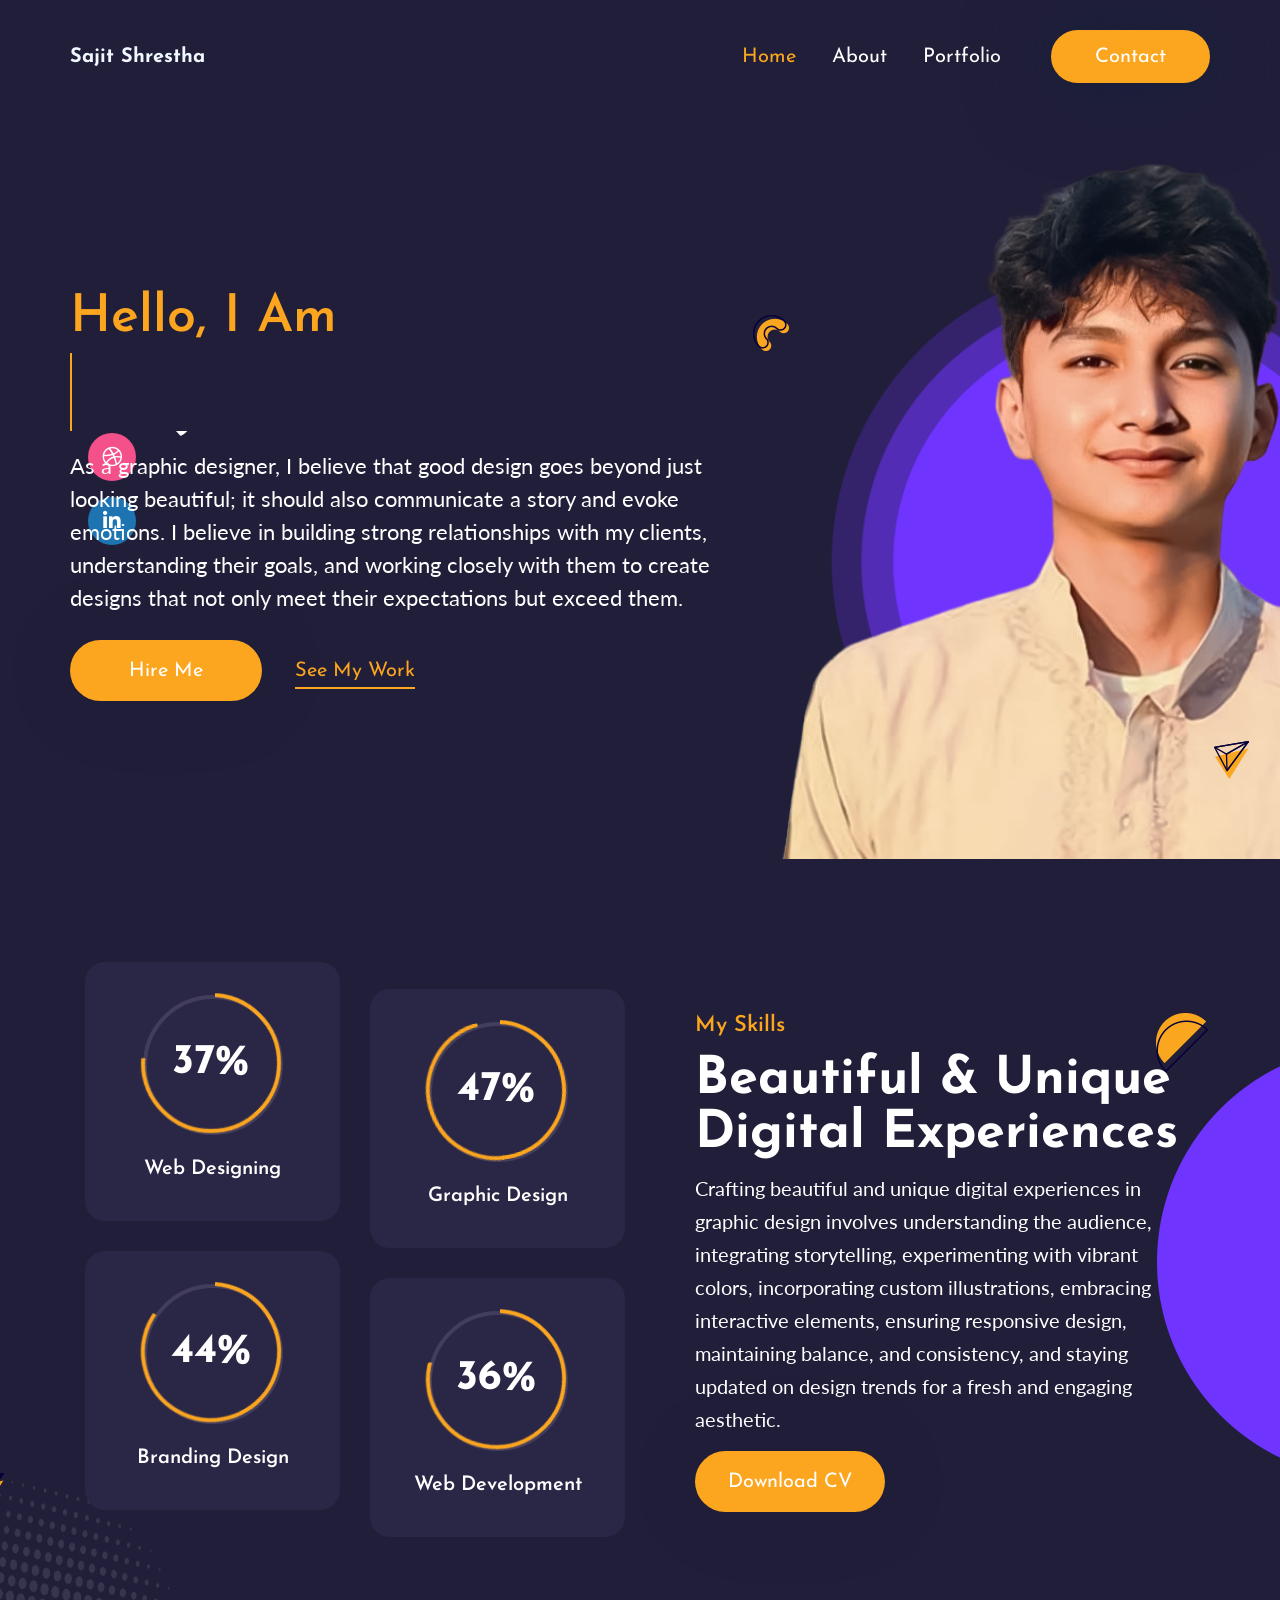
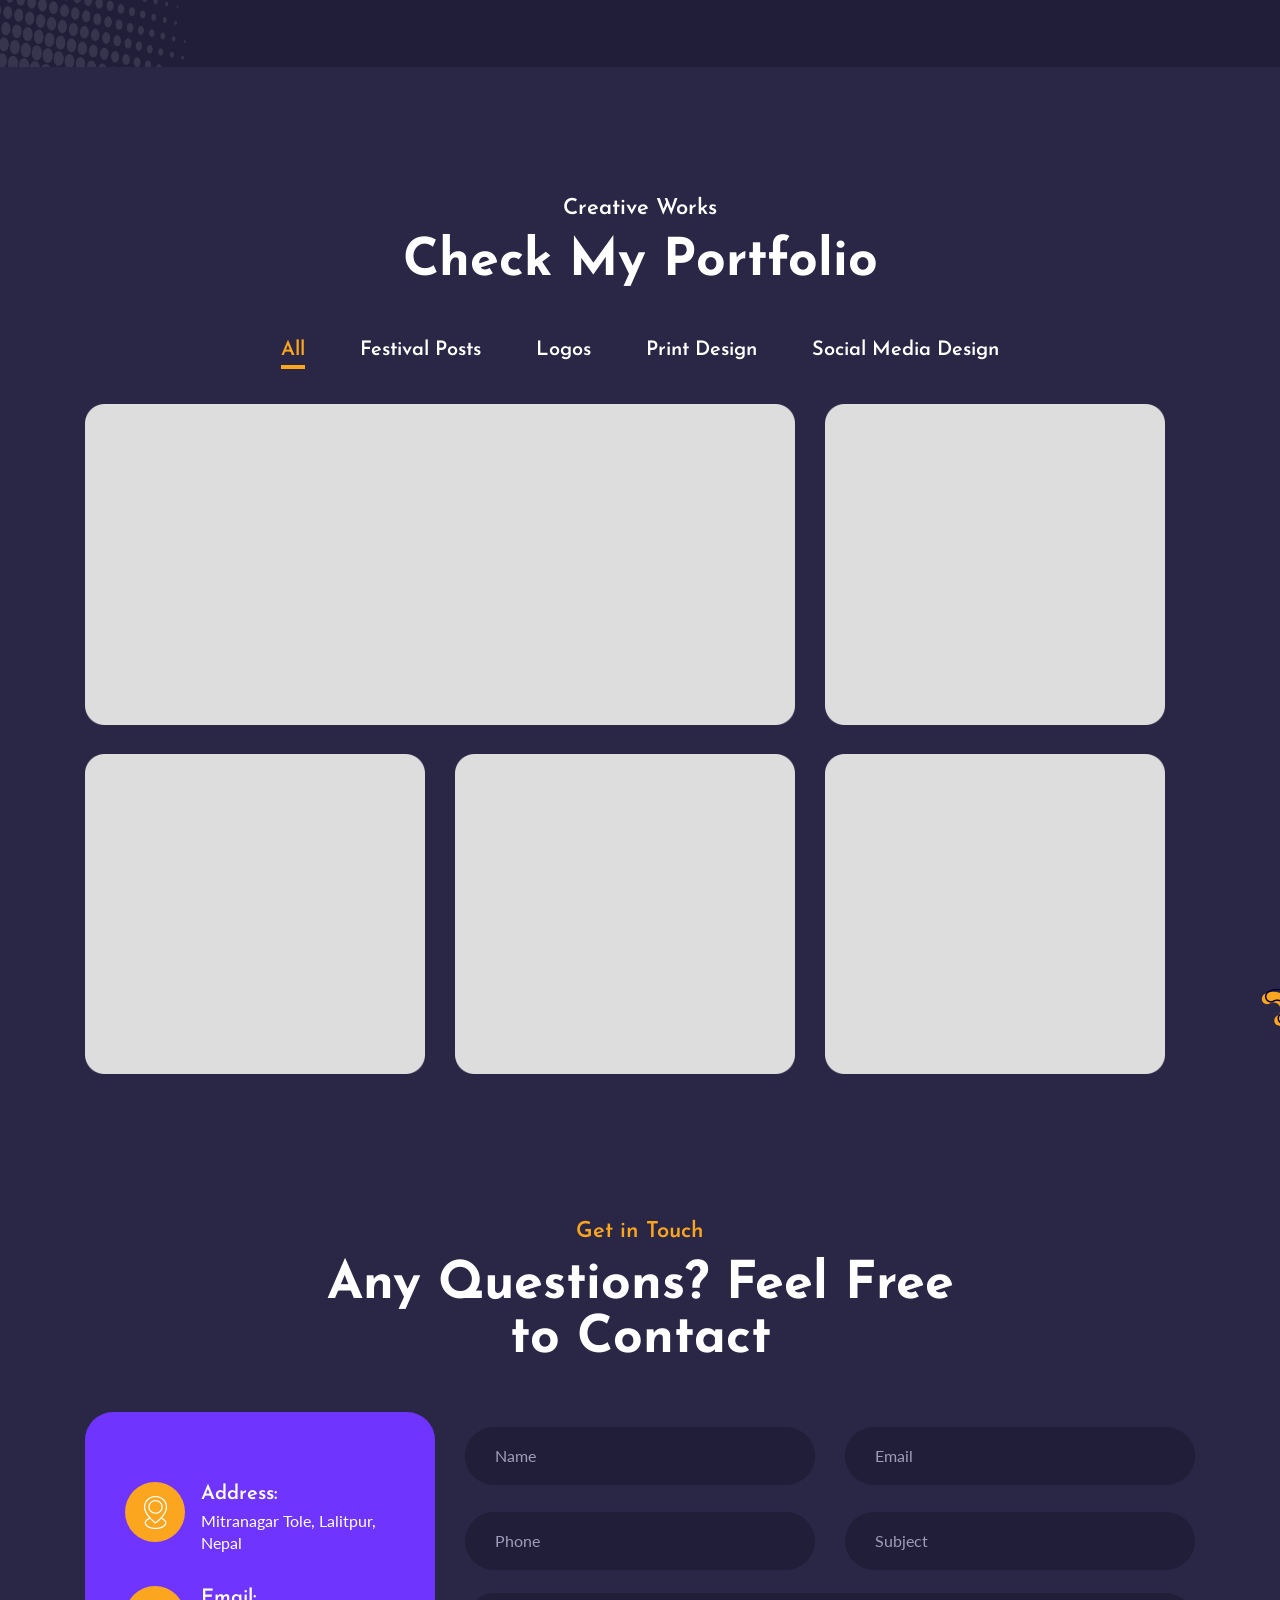
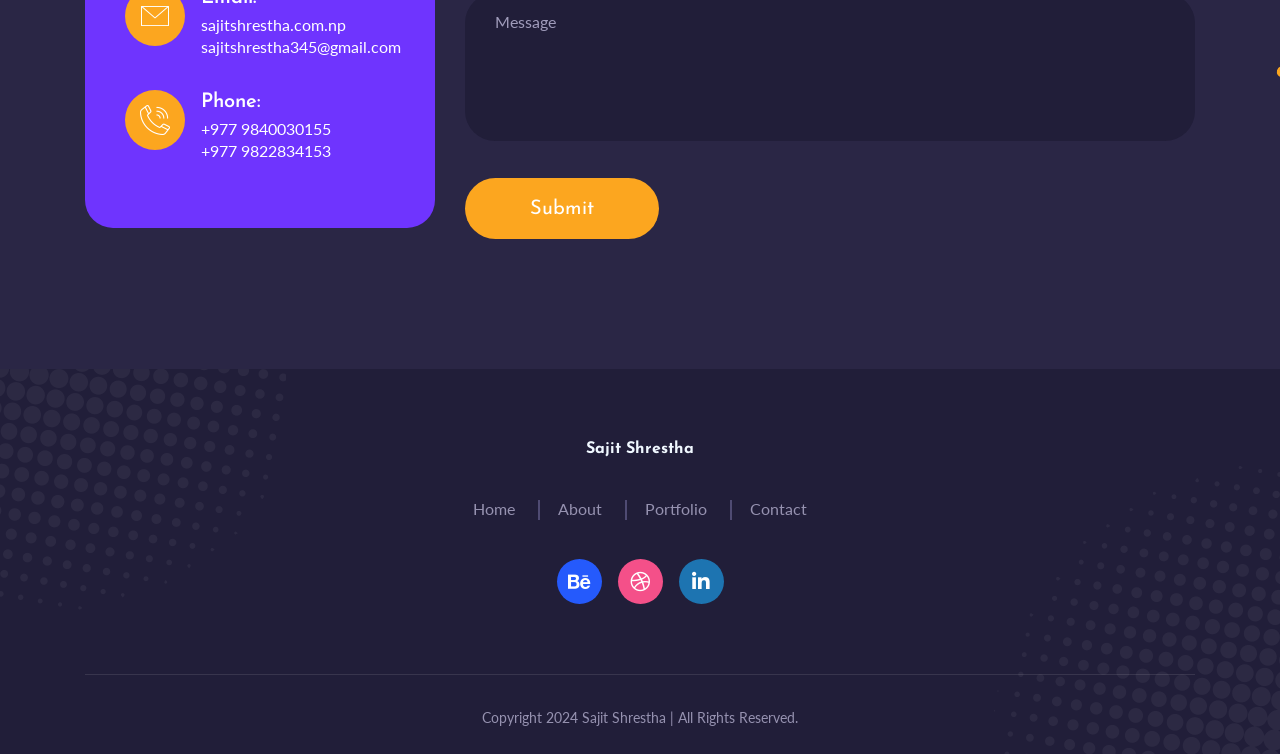
<file: index.html>
<!DOCTYPE html>
<html lang="zxx">
   <head>
      <meta name="viewport" content="width=device-width, initial-scale=1">
      <meta http-equiv="Content-Type" content="text/html; charset=utf-8"/>
      <link rel="stylesheet" href="assets/css/animate.css">
      <link rel="stylesheet" href="https://pro.fontawesome.com/releases/v5.10.0/css/all.css" integrity="sha384-AYmEC3Yw5cVb3ZcuHtOA93w35dYTsvhLPVnYs9eStHfGJvOvKxVfELGroGkvsg+p" crossorigin="anonymous"/>
      <link rel="stylesheet" href="assets/bootstarp/bootstrap.min.css">
      <link rel="stylesheet" href="assets/css/super-classes.css">
      <link rel="stylesheet" href="assets/css/style.css">
      <link rel="stylesheet" href="assets/css/mobile.css">
      <title>Sajit Shrestha</title>
   </head>
   <body>
      <!---header-and-banner-section-->
      <div class="header-and-banner-con w-100 float-left position-relative">
         <div class="header-and-banner-inner-con">
            <header class="main-header">
               <!--navbar-start-->
               <div class="container pl-0 pr-0">
                  <div class="header-con">
                     <nav class="navbar navbar-expand-lg navbar-light p-0">
                        <a class="navbar-brand p-0" href="index.html">
                           <b style="color: aliceblue;">Sajit Shrestha</b>
                        <!-- <img src="assets/image/logo-img.png" alt="logo-img" class="img-fluid">  -->
                        </a>
                        <button class="navbar-toggler p-0 collapsed" type="button" data-toggle="collapse" data-target="#navbarSupportedContent" aria-controls="navbarSupportedContent" aria-expanded="false" aria-label="Toggle navigation">
                        <span class="navbar-toggler-icon"></span>
                        <span class="navbar-toggler-icon"></span>
                        <span class="navbar-toggler-icon"></span>
                        </button>
                        <div class="collapse navbar-collapse justify-content-end" id="navbarSupportedContent">
                           <ul class="navbar-nav ml-auto">
                              <li class="nav-item active pl-0">
                                 <a class="nav-link p-0 is-active" href="index.html">Home<span class="sr-only">(current)</span></a>
                              </li>
                           
                              <li class="nav-item">
                                 <a class="nav-link p-0" href="#about-con">About</a>
                              </li>
                              <li class="nav-item">
                                 <a class="nav-link p-0" href="#Portfolio">Portfolio</a>
                              </li>
                              
                  
                           </ul>
                           <div class="d-inline-block contact">
                              <a href="#Contact">Contact</a>
                           </div>
                        </div>
                     </nav>
                  </div>
               </div>
               <!--navbar-end-->
            </header>
            <section class="banner-main-con" id="home">
               <div class="container pl-0 pr-0">
                  <!--banner-start-->
                  <div class="footer-social-icon banner-social-icon mb-0">
                     <ul class="mb-0 list-unstyled">
                        <li class="">
                           <a href="https://www.behance.net/sajitshrestha"><i class="fab fa-behance d-flex align-items-center justify-content-center"></i></a>
                        </li>
                        <li class="mt-3 mb-3">
                           <a href="https://dribbble.com/mesajit"><i class="fab fa-dribbble d-flex align-items-center justify-content-center ml-0 mr-0 "></i></a>
                        </li>
                        <li class="">
                           <a href="https://www.linkedin.com/in/sajitshrestha/"><i class="fab fa-linkedin-in d-flex align-items-center justify-content-center"></i></a>
                        </li>
                     </ul>
                  </div>
                  <div class="banner-con text-lg-left text-center">
                     <div class="row">
                        <div class="col-lg-7 col-sm-12 d-flex justify-content-center flex-column">
                           <div class="banner-left-con wow slideInLeft">
                              <div class="banner-heading">
                                 <h2>Hello, I Am</h2>                                 
                                 <ul class="dynamic-txts">
                                    <li><h1>Sajit Shrestha</h1></li>
                                    <li><h1>Sajit Shrestha</h1></li>
                                    <li><h1>Sajit Shrestha</h1></li>
                                    <li><h1>Sajit Shrestha</h1></li>
                                  </ul>
                                 <p>As a graphic designer, I believe that good design goes beyond just looking beautiful; it should also communicate a story and evoke emotions. I believe in building strong relationships with my clients, understanding their goals, and working closely with them to create designs that not only meet their expectations but exceed them.
                                 </p>
                              </div>
                              <div class="banner-btn generic-btn d-inline-block">
                                 <a href="#Contact">Hire Me</a>
                              </div>
                              <a href="#Portfolio" class="See-btn">See My Work</a>
                           </div>
                        </div>
                        <div class="col-lg-5 col-sm-12">
                           <div class="banner-right-con position-relative wow slideInRight" id="banner-right-con">
                              <figure class="mb-0">
                                 <img src="assets/image/PROFILESAJIT-PNG.png" alt="banner-right-img" id="banner-right-img">
                              </figure>
                           
                           
                              <div class="cursor"></div>
                              <div class="cursor2"></div>
                           </div>
                        </div>
                     </div>
                  </div>
                  <!--banner-end-->
               </div>
            </section>
         </div>
      </div>
      <!---header-and-banner-section-->
      <!-- skill section -->
      <section class="w-100 float-left skill-con padding-top padding-bottom position-relative" id="about-con">
         <figure class="mb-0 myskils">
            <img src="./assets/image/myskills-left-img.png" alt="">
         </figure>
         <div class="container">
            <div class="skill-inner-con position-relative">
               <div class="row">
                  <div class="col-lg-6 order-lg-0 order-2">
                     <div class="skill-left-con text-center wow slideInLeft" >
                        <div class="row service-skill-sttaf-con">
                           <div class="col-lg-6 col-md-6 col-sm-6 col-12">
                              <div class="skill-left-item-con">
                                 <div class="circle-wrap firstPercentage">
                                    <div class="circle">
                                       <div class="mask full">
                                          <div class="fill"></div>
                                       </div>
                                       <div class="mask half">
                                          <div class="fill"></div>
                                       </div>
                                       <div class="inside-circle">
                                          <div class="service-skill-sttaf-item-con">
                                             <div class="service-skill-sttaf-item-title service-skill-sttaf-item1-con d-flex align-items-center justify-content-center">
                                                <h4 class="d-table-cell align-middle mb-0 text-center count">70</h4>
                                                <span class="static-txt2">%</span>
                                             </div>
                                          </div>
                                       </div>
                                    </div>
                                 </div>
                                 <div class="service-skill-sttaf-item-heading">
                                    <p class="mb-0">Web Designing</p>
                                 </div>
                              </div>
                           </div>
                           <div class="col-lg-6 col-md-6 col-sm-6 col-12">
                              <div class="skill-left-item-con">
                                 <div class="circle-wrap secondPercentage">
                                    <div class="circle">
                                       <div class="mask full">
                                          <div class="fill"></div>
                                       </div>
                                       <div class="mask half">
                                          <div class="fill"></div>
                                       </div>
                                       <div class="inside-circle">
                                          <div class="service-skill-sttaf-item-con">
                                             <div class="service-skill-sttaf-item-title service-skill-sttaf-item2-con text-center d-flex align-items-center justify-content-center">
                                                <h4 class=" mb-0 text-center count">90</h4>
                                                <span class=" static-txt2">%</span>
                                             </div>
                                          </div>
                                       </div>
                                    </div>
                                 </div>
                                 <div class="service-skill-sttaf-item-heading">
                                    <p class="mb-0">Graphic Design</p>
                                 </div>
                              </div>
                           </div>
                        </div>
                        <div class="row service-skill-sttaf-con">
                           <div class="col-lg-6 col-md-6 col-sm-6 col-12">
                              <div class="skill-left-item-con">
                                 <div class="circle-wrap thirdPercentage">
                                    <div class="circle">
                                       <div class="mask full">
                                          <div class="fill"></div>
                                       </div>
                                       <div class="mask half">
                                          <div class="fill"></div>
                                       </div>
                                       <div class="inside-circle">
                                          <div class="service-skill-sttaf-item-con">
                                             <div class="service-skill-sttaf-item-title service-skill-sttaf-item1-con d-flex align-items-center justify-content-center">
                                                <h4 class="d-table-cell align-middle mb-0 text-center count">85</h4>
                                                <span class="static-txt2">%</span>
                                             </div>
                                          </div>
                                       </div>
                                    </div>
                                 </div>
                                 <div class="service-skill-sttaf-item-heading">
                                    <p class="mb-0">Branding Design</p>
                                 </div>
                              </div>
                           </div>
                           <div class="col-lg-6 col-md-6 col-sm-6 col-12 ">
                              <div class="skill-left-item-con">
                                 <div class="circle-wrap fourPercentage">
                                    <div class="circle">
                                       <div class="mask full">
                                          <div class="fill"></div>
                                       </div>
                                       <div class="mask half">
                                          <div class="fill"></div>
                                       </div>
                                       <div class="inside-circle">
                                          <div class="service-skill-sttaf-item-con">
                                             <div class="service-skill-sttaf-item-title service-skill-sttaf-item2-con text-center d-flex align-items-center justify-content-center">
                                                <h4 class=" mb-0 text-center count">70</h4>
                                                <span class=" static-txt2">%</span>
                                             </div>
                                          </div>
                                       </div>
                                    </div>
                                 </div>
                                 <div class="service-skill-sttaf-item-heading">
                                    <p class="mb-0">Web Development</p>
                                 </div>
                              </div>
                           </div>
                        </div>
                     </div>
                  </div>
                  <div class="col-lg-6 d-flex align-items-center">
                     <div class="skill-right-con wow slideInRight" >
                        <h6>My Skills</h6>
                        <h2>Beautiful & Unique
                           Digital Experiences
                        </h2>
                        <p>Crafting beautiful and unique digital experiences in graphic design involves understanding the audience, integrating storytelling, experimenting with vibrant colors, incorporating custom illustrations, embracing interactive elements, ensuring responsive design, maintaining balance, and consistency, and staying updated on design trends for a fresh and engaging aesthetic.
                        </p>
                        
                        <div class="generic-btn download-bnt">
                           <a href="https://drive.google.com/file/d/13hj0HGy-HUSV3rGAJ256QIoV9aJF6dVR/view?usp=drive_link" id="downloadImg" onclick="downloadImage()">Download CV</a>                  
                        </div>
                     </div>
                  </div>
               </div>
            </div>
         </div>
      </section>
      <!-- skill section -->
      <!-- portfolio section -->
      <section class="w-100 float-left portfolio-con padding-top" id="Portfolio">
         <div class="container">
            <div class="generic-title text-center">
               <h6 class="text-white">Creative Works</h6>
               <h2 class="mb-0 text-white">Check My Portfolio</h2>
            </div>
            <div id="myBtnContainer" class="text-center">
               <button class=" active active_button" onclick="filterSelection('all')"> All </button>
               <button class="" onclick="filterSelection('cars')">Festival Posts </button>
               <button class="" onclick="filterSelection('animals')">Logos</button>
               <button class="" onclick="filterSelection('fruits')"> Print Design </button>
               <button class="" onclick="filterSelection('colors')">Social Media Design</button>
            </div>
         </div>
      </section>
      <!-- portfolio section -->
      <!-- portfolio section -->
      <section class="w-100 float-left portfolio-body-con position-relative">
         <div class="container">
            <div class="portfolio-img-con position-relative w-100 float-left wow fadeInUp" >
               <div class="filterDiv cars position-relative">
                  <a href="#" data-toggle="modal" data-target="#modalWPWAF">
                     <div class="portfolio-img position-relative">
                        <figure>
                           <img src="assets/image/portfolio-img1.png" alt="portfolio-img1" class="img-fluid"> 
                        </figure>
                     </div>
                  </a>
                     <div class="portfolio-img-content text-left">
                        
                     <a href="#" class="float-lg-right" data-toggle="modal" data-target="#modalWPWAF-icon">
                      <i class="fas fa-arrow-right d-flex align-items-center justify-content-center"></i>
                  </a> 
                  </div>
                  
               </div>
               <div class="filterDiv colors fruits position-relative">
                  <a href="#" data-toggle="modal" data-target="#modalporfolio2">
                     <div class="portfolio-img position-relative">
                        <figure>
                           <img src="assets/image/portfolio-img2.png" alt="portfolio-img1" class="img-fluid"> 
                        </figure>
                     </div>
                  </a>
                     <div class="portfolio-img-content text-left">
                        
                     <a href="#" class="float-lg-right" data-toggle="modal" data-target="#modalporfolio2-icon">
                     <i class="fas fa-arrow-right d-flex align-items-center justify-content-center"></i>
                     </a>
                  </div>
                  
               </div>
               <div class="filterDiv cars position-relative">
                  <a href="#" data-toggle="modal" data-target="#modalporfolio3">
                     <div class="portfolio-img position-relative">
                        <figure>
                           <img src="assets/image/portfolio-img3.png" alt="portfolio-img1" class="img-fluid"> 
                        </figure>
                     </div>
                  </a>
                     <div class="portfolio-img-content text-left">
                        
                  <a href="#" class="float-lg-right" data-toggle="modal" data-target="#modalporfolio3-icon"><i class="fas fa-arrow-right d-flex align-items-center justify-content-center"></i></a>
                  </div>
                 
               </div>
               <div class="filterDiv colors position-relative">
                  <a href="#" data-toggle="modal" data-target="#modalporfolio4">
                     <div class="portfolio-img position-relative">
                        <figure>
                           <img src="assets/image/portfolio-img4.png" alt="portfolio-img1" class="img-fluid"> 
                        </figure>
                     </div>
                  </a>
                     <div class="portfolio-img-content text-left">
                        
                  <a href="#" class="float-lg-right" data-toggle="modal" data-target="#modalporfolio4-icon"><i class="fas fa-arrow-right d-flex align-items-center justify-content-center"></i></a>
                  </div>
                  
               </div>
               <div class="filterDiv cars animals position-relative">
                  <a href="#" data-toggle="modal" data-target="#modalporfolio5">
                     <div class="portfolio-img position-relative">
                        <figure>
                           <img src="assets/image/portfolio-img5.png" alt="portfolio-img1" class="img-fluid"> 
                        </figure>
                     </div>
                  </a>
                     <div class="portfolio-img-content text-left">
                        
                  <a href="#" class="float-lg-right" data-toggle="modal" data-target="#modalporfolio5-icon"><i class="fas fa-arrow-right d-flex align-items-center justify-content-center"></i></a>
                  </div>
                  
               </div>
            </div>
         </div>
      </section>
      <!-- portfolio section -->
     
      <!-- form section -->
      <section class="w-100 float-left form-main-con padding-top padding-bottom" id="Contact">
         <div class="container">
            <div class="form-main-inner-con position-relative">
               <div class="generic-title text-center">
                  <h6>Get in Touch</h6>
                  <h2 class="mb-0">Any Questions? Feel Free<br>
                     to Contact
                  </h2>
               </div>
               <div class="row">
                  <div class="col-lg-4 order-lg-0 order-2">
                     <div class="contact-information position-relative wow slideInLeft" >
                        <ul class="list-unstyled">
                           <li>
                              <figure class="mb-0 d-flex align-items-center justify-content-center">
                                 <img src="assets/image/location-icon.png" alt="location-icon" class="img-fluid">
                              </figure>
                              <div class="contact-information-content">
                                 <h5>Address:</h5>
                                 <p class="mb-0">Mitranagar Tole, Lalitpur,
                                    Nepal
                                 </p>
                              </div>
                           </li>
                           <li>
                              <figure class="mb-0 d-flex align-items-center justify-content-center">
                                 <img src="assets/image/message-icon.png" alt="message-icon" class="img-fluid">
                              </figure>
                              <div class="contact-information-content">
                                 <h5>Email:</h5>
                                 <p class="mb-0">sajitshrestha.com.np</p>
                                 <p class="mb-0">sajitshrestha345@gmail.com</p>
                              </div>
                           </li>
                           <li class="mb-0">
                              <figure class="mb-0 d-flex align-items-center justify-content-center">
                                 <img src="assets/image/phone-icon.png" alt="phone-icon" class="img-fluid">
                              </figure>
                              <div class="contact-information-content">
                                 <h5>Phone:</h5>
                                 <p class="mb-0">+977 9840030155</p>
                                 <p class="mb-0">+977 9822834153</p>
                              </div>
                           </li>
                        </ul>
                     </div>
                  </div>
                  <div class="col-lg-8">
                      <div id="form_result">
                
                      </div>

                     <form id= "contactpage" method="POST" class="contact-form wow slideInRight text-lg-left text-center" >
                        <div class="row">
                           <div class="col-lg-6 col-md-6">
                              <div class="form-group mb-0">    
                                 <input type="text"  placeholder="Name"      name="name" id="name" autocomplete="off" required> 
                              </div>
                           </div>
                           <div class="col-lg-6 col-md-6">
                              <div class="form-group mb-0">
                                 <input type="email" id="emailHelp" name="emailHelp" placeholder="Email" autocomplete="off" required>
                                 <small class="form-text text-muted"></small>
                              </div>
                           </div>
                           <div class="col-lg-6 col-md-6">
                              <div class="form-group mb-0">    
                                 <input type="tel"  placeholder="Phone" name="phone" id="phone" required> 
                              </div>
                           </div>
                           <div class="col-lg-6 col-md-6">
                              <div class="form-group mb-0">    
                                 <input type="text" name="subject"  placeholder="Subject" id="subject"> 
                              </div>
                           </div>
                        </div>
                        <div class="row">
                           <div class="col-lg-12">
                              <div class=" form-group mb-0">    
                                 <textarea  placeholder="Message" rows="3" name="comments" id="comments"></textarea>
                              </div>
                           </div>
                        </div>
                        <button type="submit" id="submit" class="appointment-btn">Submit</button>
                     </form>
                      
                  </div>
               </div>
            </div>
         </div>
      </section>
      <!-- form section -->
      <!-- weight footer section -->
      <div class="w-100 float-left weight-footer-con position-relative">
         <div class="container">
            <div class="weight-footer-content text-center wow fadeInUp" >
               <figure class="">
                  <b style="color: aliceblue;">Sajit Shrestha</b>
               </figure>
               <div class="footer-navbar">
                  <ul class="list-unstyled">
                     <li class="d-inline-block border-left-0 pl-0"><a href="#home">Home</a></li>
                     <li class="d-inline-block"><a href="#about-con">About</a></li>
                     <li class="d-inline-block"><a href="#Portfolio">Portfolio</a></li>
                     <li class="d-inline-block pr-0"><a href="#Contact">Contact</a></li>
                  </ul>
               </div>
               <div class="footer-social-icon">
                  <ul class="mb-0">
                     <li class="d-inline-block">
                        <a href="https://www.behance.net/sajitshrestha"><i class="fab fa-behance d-flex align-items-center justify-content-center"></i></a>
                     </li>
                     <li class="d-inline-block">
                        <a href="https://dribbble.com/mesajit"><i class="fab fa-dribbble d-flex align-items-center justify-content-center"></i></a>
                     </li>
                     <li class="d-inline-block">
                        <a href="https://www.linkedin.com/in/sajitshrestha/"><i class="fab fa-linkedin-in d-flex align-items-center justify-content-center"></i></a>
                     </li>
                  </ul>
               </div>
            </div>
            <div class="copy-right-content text-center">
               <p class="mb-0">Copyright 2024 Sajit Shrestha | All Rights Reserved.</p>
            </div>
         </div>
      </div>
      <a id="button"></a>
      <div id="modalWPWAF" class="modal fade" tabindex="-1" style="display: none;" aria-hidden="true">
         <div class="modal-dialog">
            <div class="modal-content">
               <div class="modal-header">
                  <button type="button" class="close" data-dismiss="modal" aria-label="Close"><span aria-hidden="true" ><i class="far fa-times"></i></span></button>
               </div>
               
            </div>
         </div>
      </div>
      
      <!-- weight footer section -->
      <script src="assets/js/wow.js"></script>
      <script>
         new WOW().init();
      </script>
      <script src="assets/js/jquery-3.6.0.min.js"> </script>
      <script src=" https://ajax.aspnetcdn.com/ajax/jquery.validate/1.9/jquery.validate.js"></script>
      <script src="assets/js/popper.min.js"> </script>
      <script src="assets/js/bootstrap.min.js"> </script>
      <script src="assets/js/custom-script.js"> </script>
      <script src="assets/js/contact-form.js"></script>
      <script>
         filterSelection("all")
         function filterSelection(c) {
         var x, i;
         x = document.getElementsByClassName("filterDiv");
         if (c == "all") c = "";
         for (i = 0; i < x.length; i++) {
         w3RemoveClass(x[i], "show");
         if (x[i].className.indexOf(c) > -1) w3AddClass(x[i], "show");
         }
         }
         
         function w3AddClass(element, name) {
         var i, arr1, arr2;
         arr1 = element.className.split(" ");
         arr2 = name.split(" ");
         for (i = 0; i < arr2.length; i++) {
         if (arr1.indexOf(arr2[i]) == -1) {element.className += " " + arr2[i];}
         }
         }
         
         function w3RemoveClass(element, name) {
         var i, arr1, arr2;
         arr1 = element.className.split(" ");
         arr2 = name.split(" ");
         for (i = 0; i < arr2.length; i++) {
         while (arr1.indexOf(arr2[i]) > -1) {
         arr1.splice(arr1.indexOf(arr2[i]), 1);     
         }
         }
         element.className = arr1.join(" ");
         }
         
         // Add active class to the current button (highlight it)
         var btnContainer = document.getElementById("myBtnContainer");
         var btns = btnContainer.getElementsByClassName("btn");
         for (var i = 0; i < btns.length; i++) {
         btns[i].addEventListener("click", function(){
         var current = document.getElementsByClassName("active");
         current[0].className = current[0].className.replace(" active", "");
         this.className += " active";
         });
         }
      </script>
      <script>
         var btn = $('#button');
         
         $(window).scroll(function() {
         if ($(window).scrollTop() > 300) {
         btn.addClass('show');
         } else {
         btn.removeClass('show');
         }
         });
         
         btn.on('click', function(e) {
         e.preventDefault();
         $('html, body').animate({scrollTop:0}, '300');
         });
         
      </script>
      <script>
         $(window).scroll(function(){
         
         if ($(window).scrollTop() >= 113) {
         
         $('header').addClass('fixed-header');
         $('.banner-main-con').addClass('banner-main-con2');
         
         }
         
         else {
         
         $('header').removeClass('fixed-header');
         $('.banner-main-con').removeClass('banner-main-con2');
         
         }
         
         });
         
      </script>
   <script>
document.querySelectorAll('.nav-item a').forEach(function(link, index){

link.addEventListener('click', function() {

  if(this.classList.contains('is-active')) {

    this.classList.remove('is-active');

  } else {

    const activeLink = document.querySelector('a.is-active'); // **

    if (activeLink) {                                         // **

        activeLink.classList.remove('is-active');             // **

    }                                                         // **

    this.classList.add('is-active');

  }

});

});

document.querySelectorAll('#myBtnContainer button').forEach(function(link, index){

link.addEventListener('click', function() {

  if(this.classList.contains('active_button')) {

    this.classList.remove('active_button');

  } else {

    const activeLink = document.querySelector('#myBtnContainer button.active_button'); // **

    if (activeLink) {                                         // **

        activeLink.classList.remove('active_button');             // **

    }                                                         // **

    this.classList.add('active_button');

  }

});

});
   </script>
     <script>
      function downloadImage() {
        source = 'assets/resume/sajitcv.pdf';
      const fileName = 'resume.pdf';
      var el = document.createElement("a");
      el.setAttribute("href", source);
      el.setAttribute("download", fileName);
      document.body.appendChild(el);
      el.click();
      el.remove();
      }
    </script>
   </body>
</html>
</file>
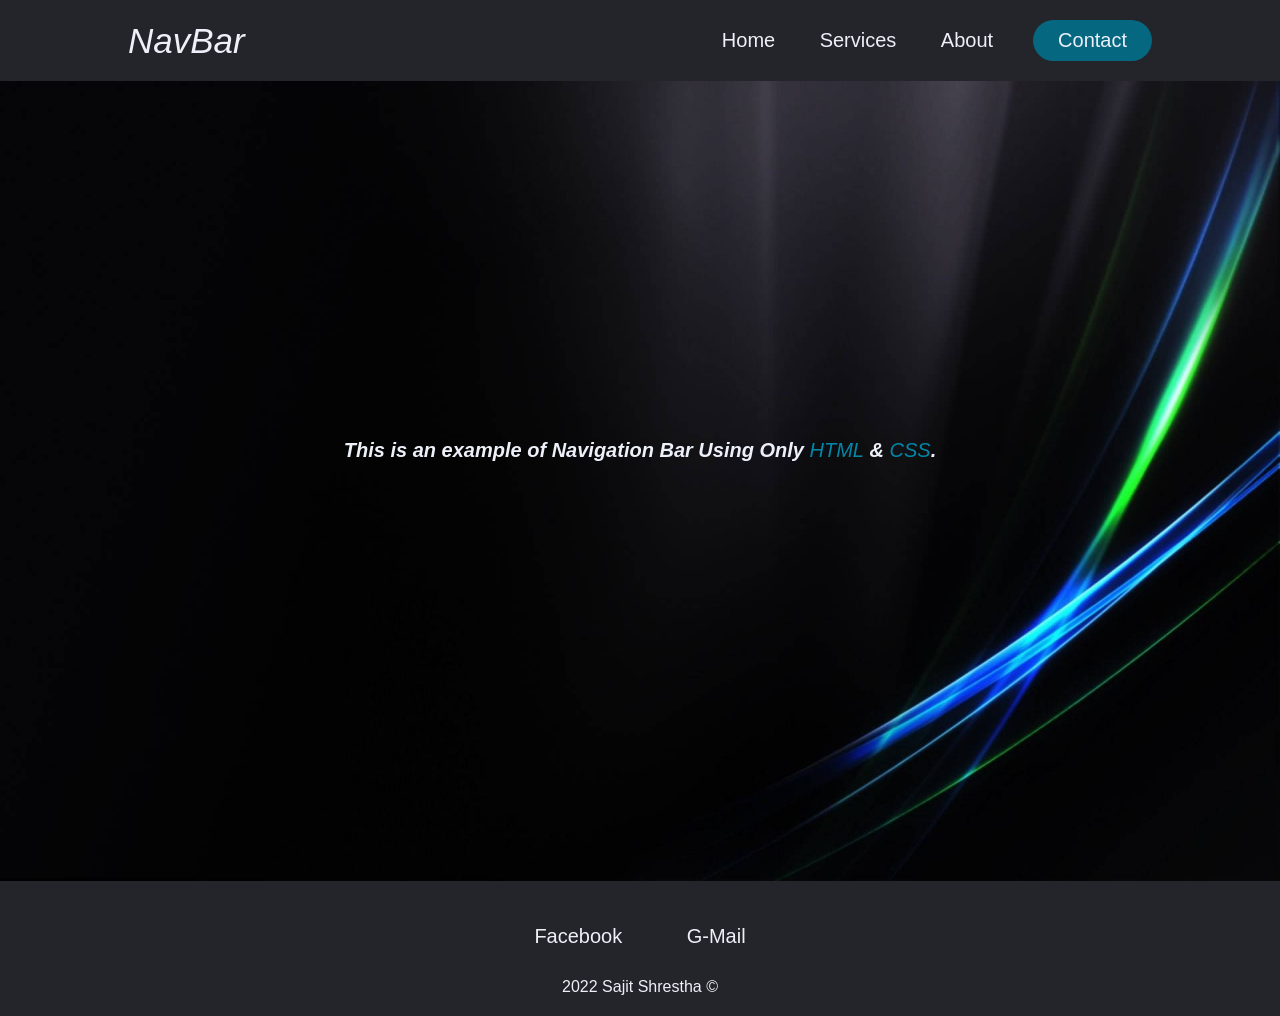
<file: nav.html>
<!DOCTYPE html>
<html lang="en">
<head>
    <meta charset="UTF-8">
    <meta http-equiv="X-UA-Compatible" content="IE=edge">
    <meta name="viewport" content="width=device-width, initial-scale=1.0">
    <title>Navigation</title>
    <link rel="stylesheet" href="navdesign.css">
</head>
<body>
    <header>
        <a class="logo" href="https://www.youtube.com/watch?v=oLgtucwjVII" target="blank">NavBar</a>
        <nav>
            <ul>
                <li><a class="opt" href="https://codepen.io/" target="blank">Home</a></li>
                <li><a class="opt" href="https://www.awwwards.com/" target="blank">Services</a></li>
                <li><a class="opt" href="https://www.w3schools.com/Css/css_navbar.asp" target="blank">About</a></li>
            </ul>
        </nav>
        <a class="cta" href="#"><button>Contact</button></a>
    </header>
    <div class="top">
        <h1>This is an example of Navigation Bar Using Only <a class="html" href="https://www.w3schools.com/html/" target="blank">HTML</a> & <a class="css" href="https://www.w3schools.com/Css/" target="blank">CSS</a>.</h1>
    </div>
    <img class="back" src="Solid-Black-Website-Background.jpg" alt="back">
    <div class="bottom">
         <a class="link" href="#">Facebook</a>
         <a class="link" href="https://mail.google.com/mail/u/0/#inbox" target="blank">G-Mail</a>
         <p class="copyright">2022 Sajit Shrestha ©</p>
    </div>
</body>
</html>
</file>
<file: assets/css/super-classes.css>
/*------------------------------------------------------------------
[Table of contents]

1. h1
2. h2
3. h4
4. h6
5. p
6. contact btn
7. generic

-------------------------------------------------------------------*/
:root {
    --primary-color:#2a2645;
    --secondary-color:#fff;
    --accent:#fca61f;
    --text-color: #a09cbb;
    --off-white-color: #f0f4ff;
    --light-purple-color:#6f34fe;
    --white-color:#fff;
    --light-grey-color:#14213d;
    --blue-color: #255afc;
  }
h1{
    font-size: 85px;
    line-height: 88px;
}
h2{
    font-size: 52px;
    line-height: 54px;
}
h4{
    font-size: 26px;
    line-height: 28px;
}
h6{
    font-size: 22px;
    line-height: 24px;
    color: var(--accent);
}
p{
    font-size: 22px;
    line-height: 33px;
}
.contact a{
    background: var(--accent);
    color: var(--white-color);
    padding: 16px 43px 15px;
    font-size: 20px;
    display: inline-block;
    border-radius: 35px;
    line-height: 20px;
    text-decoration: none;
    box-shadow: 0 0 85px 0 #14213d;
    border: 1px solid transparent;
    transition-duration: .3s;
    transition-property: transform;
    transition-timing-function: ease-out;
}
.contact a:hover,
.generic-btn a:hover
{
    border-color: var(--light-purple-color);
    background: var(--light-purple-color);
    transform: translateY(-8px);
}
/* .generic-btn a:hover{
    background-color: #fff;
} */
.generic-btn a{
    background: var(--accent);
    color: var(--white-color);
    padding: 20px 58px 19px;
    font-size: 20px;
    display: inline-block;
    border-radius: 35px;
    line-height: 20px;
    text-decoration: none;
    box-shadow: 0 0 85px 0 rgba(20, 33, 61, 0.1);
    border: 1px solid transparent;
    transition-duration: .3s;
    transition-property: transform;
    transition-timing-function: ease-out;
}
.padding-top{
    padding-top: 130px;
}
.padding-bottom{
    padding-bottom: 130px;
}
</file>
<file: assets/css/style.css>
/*------------------------------------------------------------------
[Master Stylesheet]

Project:    Folioflix
-------------------------------------------------------------------*/
/*------------------------------------------------------------------
[Table of contents]

1. Body
2. Navigation / #navbar
3. banner section / #banner
4. service section / #service
5.  Skills section / #Skills
6. Portfolio section / #Portfolio
7. testimonials section / #testimonials
8. Blog section/ #Blog
9. Contact section /#Contact
10. weight footer section / #weight footer
11. footer section / #footer
-------------------------------------------------------------------*/
/*------------------------------------------------------------------
# [Color codes]

    --primary-color:#3f396d;
    --secondary-color:#07003b;
    --accent:#fca61f;
    --text-color: #7d7789;
    --off-white-color: #f0f4ff;
    --light-purple-color:#6f34fe;
    --white-color:#fff;
    --light-grey-color:#f2f2ff;
# */
/*------------------------------------------------------------------
[Typography]

Body copy:     'Josefin Sans', sans-serif;

-------------------------------------------------------------------*/

@import url('https://fonts.googleapis.com/css2?family=Josefin+Sans:wght@400;600;700&family=Lato&display=swap');
*{
    padding: 0;
    margin: 0;
    box-sizing: border-box;
}
html{
    scroll-behavior: smooth;
}
body{
    font-family: 'Josefin Sans', sans-serif;
    font-weight: 400;
    background-color: var(--primary-color);
}
/***** navbar banner css****/
.header-and-banner-con{
    background: rgb(33,30,57);
    overflow: hidden;
}
.header-con{
    padding-top: 30px;
    padding-bottom: 30px;
}
.header-con .nav-item{
    padding: 0 18px;
    font-size: 20px;
}
.banner-main-con{
    padding-top: 20px;
}
.banner-main-con2 {
    padding-top: 130px;
}
.navbar-nav .nav-item:last-child{
    padding-right: 50px;
}
.header-con .nav-item a:hover{
    color: var(--accent) !important;
}
.header-con .nav-item a{
    color: var(--secondary-color) !important;
}
.header-con .nav-item .is-active{
    color: var(--accent) !important;
}
.banner-heading h2{
    color: var(--accent);
    font-weight: 600;
}
.banner-heading h1{
    font-weight: 700;
    color: var(--secondary-color);
    margin-bottom: 6px;
}
.banner-heading p{
    color: var(--secondary-color);
    margin-bottom: 26px;
    font-family: 'Lato', sans-serif;
}
.See-btn{
    margin-left: 28px;
    font-size: 20px;
    line-height: 20px;
    color: var(--accent);
    padding-bottom: 6px;
    border-bottom: 2px solid var(--accent);
}
.See-btn:hover{
    color: var(--light-purple-color);
}
.banner-con a{
    text-decoration: none;
}
.best-award-con{
    background: var(--white-color);
    padding: 24px 33px;
    position: absolute;
    top: 40%;
    left: -74px;
    opacity: 1;
    border-radius: 17px;
}
.best-award-con:hover figure{
    transform: translateY(-8px);
}
.happy-con{
    padding: 15px 33px;
}
.best-award-inner-con figure{
    position: absolute;
    transition-duration: .3s;
    transition-property: transform;
    transition-timing-function: ease-out;
}
.best-award-title p{
    line-height: 28px;
}
.best-award-title{
    margin-left: 70px;
}
.happy-con figure{
    position: relative;
    margin-bottom: 8px;
}
.happy-con{
    right: -42%;
    left: initial;
    top: 20%;
}
.best-award-title span{
    font-size: 14px;
    color: var(--text-color);
    line-height: 14px;
    font-family: 'Lato', sans-serif;
}
.banner-right-con::before{
    content: "";
    width: 36px;
    height: 36px;
    position: absolute;
    top: 25%;
    left: 0;
    background: url(../image/curn-icon.png) no-repeat top left;
    -webkit-animation: mover 1s infinite  alternate;
    animation: mover 1s infinite  alternate;
}
.banner-right-con::after{
    content: "";
    width: 35px;
    height: 38px;
    position: absolute;
    bottom:100px;
    right: -58%;
    background: url(../image/triangle-icon.png) no-repeat top left;
    -webkit-animation: mover 1s infinite  alternate;
    animation: mover 2s infinite  alternate;
}
.happy-con::before{
    content: "";
    width:52px;
    height: 59px;
    position: absolute;
    top: -131px;
    left: 0;
    background: url(../image/half-circle.png) no-repeat top left;
    -webkit-animation: mover 1s infinite  alternate;
    animation: mover 1.5s infinite  alternate;
}
.banner-social-icon{
    position: absolute;
    left: 88px;
    top: 43%;
}
.banner-social-icon ul li a i{
    width: 48px !important;
    height: 48px !important;
}
/***** navbar banner css****/
/***** service section css****/
.generic-title h6{
    font-weight: 600;
    margin-bottom: 14px;
}
.generic-title h2{
    font-weight: 700;
}
.generic-title{
    margin-bottom: 46px;
}
.service-con::before{
    content: "";
    width: 127px;
    height: 404px;
    position: absolute;
    top: 207px;
    left: 0;
    background: url(../image/circle-bg-left-img.png) no-repeat top left;
    animation: right-mover 1s infinite alternate;
    -webkit-animation: right-mover 1s infinite alternate;
}
.service-con::after{
    content: "";
    width: 52px;
    height: 59px;
    position: absolute;
    top: 154px;
    left: 72px;
    background: url(../image/half-circle-left-icon.png) no-repeat top left;
    animation: mover 1s infinite alternate;
    -webkit-animation: mover 1s infinite alternate;
}
.service-inner-con:after {
    content: "";
    width: 35px;
    height: 38px;
    position: absolute;
    bottom: 190px;
    right: -116px;
    background: url(../image/corn-left-icon.png) no-repeat top left;
    animation: mover 1s infinite alternate;
    -webkit-animation: mover 1s infinite alternate;
}
.service-inner-con h2{
    color: var(--white-color);
}
.service-box{
    perspective: 100px;
}
.service-box-item{
    background: #211e39;
    border: 1px solid transparent;
    padding:40px 36px;
    border-radius: 20px;
    transition-duration: .3s;
    transition-property: transform;
    transition-timing-function: ease-out;
}
.service-box-item:hover{
    border-color: var(--accent);
}
.service-box-item:hover .service-box-item-content h4{
    color: var(--accent);
}
.service-box-item figure{
    width: 130px;
    height: 130px;
    display: flex;
    background: #2a2645;
    position: absolute;
    align-items: center;
    justify-content: center;
    border-radius: 50%;   
}
.service-box-item figure img{
    transition-duration: .3s;
    transition-property: transform;
    transition-timing-function: ease-out;
}
.service-box-item:hover figure img{
    transform: translateY(-8px);
}
.service-box-item-content {
    margin-left: 156px;
}
.service-box-item-content h4{
    color: var(--white-color);
    font-weight: 700;
}
.service-box-item-content p{
    font-size: 18px;
    line-height: 28px;
    color: var( --text-color);
    font-family: 'Lato', sans-serif;
}
.service-box-item-content a{
    font-size: 18px;
    color: var(--accent);
    padding-bottom: 5px;
    position: relative;
    border-bottom: 2px solid var(--accent);
}
.service-box-item-content a:hover{
    color: var(--light-purple-color);
}
.service-box-item-content a::after{
    left: 0;
    bottom: -2px;
    width: 0;
    height: 2px;
    content: '';
    position: absolute;
    transition: ease-in-out 0.3s;
    background: var(--light-purple-color);
}
.service-box-item-content a:hover::after {
    width: 100%;
}
.service-box .row:first-child{
    margin-bottom: 30px;
}
.service-box .row:last-child{
    margin-bottom: 40px;
}
.service-box-item a{
    text-decoration: none;
}
/***** service section css****/
/*******portfolio section******/
.portfolio-con{
    height: 544px;
    position: relative;
    background: var(--primary-color);
}
.portfolio-body-con{
    overflow: hidden;
}

.filterDiv {
    float: left;
    width: 100px;
    text-align: center;
    display: none;
}  
.filterDiv.show{
    display: block;
}
#myBtnContainer{
      margin-bottom: 45px;
}
#myBtnContainer button{
    border: none;
    color: var(--white-color);
    background: transparent;
    font-size: 20px;
    font-weight: 600;
    cursor: pointer;   
    display: inline-block;
    margin: 0 25px;
}
  #myBtnContainer button.active_button{
    border-bottom: 4px solid var(--accent);
    color: var(--accent);
}

#myBtnContainer button:focus{
      outline: none;
}
  .portfolio-img-con{
      margin: 0 -15px;
}
.portfolio-img-con .filterDiv:first-child{
      width: 66.6667%;
      padding: 0 15px;
}
.portfolio-img-con .filterDiv:nth-child(2){
      margin-bottom: 13px;
}
.portfolio-img-con .filterDiv:nth-child(2),
.portfolio-img-con .filterDiv:nth-child(3),
.portfolio-img-con .filterDiv:nth-child(4),
.portfolio-img-con .filterDiv:last-child{
    width: 33.33333%;
    padding: 0 15px;
}
.portfolio-img-content{
    position: absolute;
    bottom: 30px;
    width: 100%;
    padding: 0 48px 0 20px;
}
.portfolio-img-title h4{
    font-weight: 700;
    color: var(--white-color);
    margin-bottom: 0;
    font-size: 18px;
    line-height: 18px;
}
.portfolio-img-title p{
    color: var(--white-color);
    font-size: 16px;
    margin-bottom: 0;
    line-height: 22px;
    font-family: 'Lato', sans-serif;
}
.portfolio-img-content a i{
    background: var(--accent);
    color: var(--white-color);
    width: 44px;
    height: 44px;
    border-radius: 50%;
    font-weight: 300;
    font-size: 20px;
}
.portfolio-img-content a{
    text-decoration: none;
}
.portfolio-img figure:after{
    content: "";
    background: rgb(0,0,0);
    background: linear-gradient(180deg, rgba(0,0,0,0.0032387955182072714) 0%, rgba(17,19,43,0.6755077030812324) 70%); 
    position: absolute;
    top: 0;
    border-radius: 19px;
    width:100%;
    height: 321px;
    left: 0;
    display: none;
}
.portfolio-img figure{
    display: inline-block;
}
.portfolio-img-con .filterDiv:first-child .portfolio-img figure:after{
    width: 100%;
    height: 322px;
    left: 0;
}
.portfolio-img-content{
    display: none;
}
.portfolio-img-con .filterDiv:hover .portfolio-img-content,
.portfolio-img-con .filterDiv:hover .portfolio-img figure:after{
    display: block;
}
.portfolio-body-con{
    margin-top: -207px;
}
.portfolio-img-con:after {
    content: "";
    width: 35px;
    height: 38px;
    position: absolute;
    bottom: 64px;
    right: -116px;
    background: url(../image/corn-left-icon.png) no-repeat top left;
    animation: mover 1s infinite alternate;
    -webkit-animation: mover 1s infinite alternate;
}
.portfolio-btn {
    margin-top: 26px;
}
/*******portfolio section******/
/***** skill section css****/
.skill-con{
    background: rgb(33,30,57);
    overflow: hidden;
}

.skill-con .myskils{
    position: absolute;
    left: 0;
    bottom: 0;
    z-index: 1;
}
.skill-con:after {
    content: "";
    width: 127px;
    height: 404px;
    position: absolute;
    top: 207px;
    right: 0;
    background: url(../image/circle-bg-img.png) no-repeat top right;
    animation: left-mover 1s infinite alternate;
    -webkit-animation: left-mover 1s infinite alternate;
}
.skill-con::before {
    content: "";
    width: 52px;
    height: 59px;
    position: absolute;
    top: 154px;
    right:72px;
    background: url(../image/half-circle-right-icon.png) no-repeat top left;
    animation: mover 1s infinite alternate;
    -webkit-animation: mover 1s infinite alternate;
}

.skill-inner-con::before {
    content: "";
    width: 35px;
    height: 38px;
    position: absolute;
    bottom: 26px;
    left: -116px;
    background: url(../image/triangle-icon.png) no-repeat top left;
    -webkit-animation: mover 1s infinite alternate;
    animation: mover 1s infinite alternate;
}

.service-skill-sttaf-item-heading p{
    color: #fff;
}
.download-bnt a{
    padding: 20px 32px 19px;
}
.skill-inner-con{
    z-index: 1;
}
.skill-right-con{
    padding-left: 40px;
}
.skill-right-con h6{
    font-weight: 600;
    margin-bottom: 15px;
}
.skill-right-con h2{
    font-weight: 700;
    color: var(--white-color); 
    margin-bottom: 11px;   
}
.skill-right-con p{
    font-family: 'Lato', sans-serif;
    color: var(--white-color);
    margin-bottom: 15px;
    font-size: 20px;
}
.skill-right-con p:nth-child(4){
    margin-bottom: 30px;
}
.circle-wrap {
    width: 140px;
    height: 140px;
    border: 4px solid rgba(160, 156, 187, 0.2);
    border-radius: 50%;
    margin: 0 auto 18px;
}

  .circle-wrap .circle .mask,
  .circle-wrap .circle .fill {
      width: 140px;
      height: 140px;
      position: absolute;
      border-radius: 50%;
      top: inherit;
  }
  .service-skill-sttaf-item-title {
    width: 140px;
    height: 140px;
}
  .circle-wrap .circle .mask {
      clip: rect(0px, 150px, 150px, 74px);
  }
  .circle-wrap .circle .mask .fill {
      clip: rect(0px, 75px, 150px, 0px);
      border:4px solid var(--accent);
  }
  .circle-wrap.firstPercentage .circle .mask.full,
  .circle-wrap.firstPercentage .circle .fill {
      animation: firstPercentage ease-in-out 4s forwards;
  }
  .circle-wrap.secondPercentage .circle .mask.full,
  .circle-wrap.secondPercentage .circle .fill {
      animation: secondPercentage ease-in-out 4s forwards;
  }
  .circle{
      margin-top: -6px;
      margin-left: -6px;
  }
  .circle-wrap.thirdPercentage .circle .mask.full,
  .circle-wrap.thirdPercentage .circle .fill {
      animation: thirdPercentage ease-in-out 4s forwards;
  }
  .circle-wrap.fourPercentage .circle .mask.full,
  .circle-wrap.fourPercentage .circle .fill {
      animation: fourPercentage ease-in-out 4s forwards;
  }
  .secondPercentage .circle .mask .fill{
    border: 4px solid var(--accent);
  }
  .secondPercentage h4{
      color: var(--white-color) !important;
  }  
  .secondPercentage span{
    color: var(--white-color);
}
.thirdPercentage .circle .mask .fill{
    border: 4px solid var(--accent);
  }
  .thirdPercentage h4{
      color: var(--white-color) !important;
  }  
  .thirdPercentage span{
    color: var(--white-color);
}
.fourPercentage .circle .mask .fill{
    border: 4px solid var(--accent);
}
.fourPercentage h4{
    color: var(--white-color) !important;
}
.fourPercentage span{
    color: var(--white-color);
}
  @keyframes firstPercentage {
      0% {
          transform: rotate(0deg);
      }
      100% {
          transform: rotate(135deg);
      }
  }

  @keyframes secondPercentage {
      0% {
          transform: rotate(0deg);
      }
      100% {
          transform: rotate(170deg);
      }
  }

  @keyframes thirdPercentage {
      0% {
          transform: rotate(0deg);
      }
      100% {
          transform: rotate(150deg);
      }
  }
  @keyframes fourPercentage {
    0% {
        transform: rotate(0deg);
    }
    100% {
        transform: rotate(140deg);
    }
}

  @keyframes fadeIn {
      0% {
          opacity: 0;
      }
      100% {
          opacity: 1;
      }
  }
.static-txt{
    font-size: 22px;
    top: -5px;
    right: -8px;
    line-height: 22px;
}
.static-txt2{
    font-size: 42px;
    font-weight: 700;
    color: var(--white-color);
}
.skill-left-con .skill-left-item-con{
    background: var(--primary-color);
    padding: 33px 28px 35px;
    border-radius: 20px;
}
.service-skill-sttaf-con:first-child{
    margin-bottom: 30px;
}
.service-skill-sttaf-item-heading p{
    font-weight: 600;
    font-size: 20px;
}
.service-skill-sttaf-item-title h4{
    font-size: 42px;
    color: var(--white-color);
    font-weight: 700;
}
.service-skill-sttaf-con .col-lg-6:first-child .skill-left-item-con{
    margin-top: -27px;
}
/***** skill section css****/
/******blog section****/
.blog-con{
    background: var(--light-grey-color);
    overflow: hidden;
}
.blog-box-item:hover .blog-img img{
    transition: ease-in-out 0.5s;
}
.blog-box-item{
    overflow: hidden;
}
.blog-box-item:hover .blog-img img{
    transform: scale(1.1);
}
.blog-box-item{
    background: var(--primary-color);
    border-radius: 20px;
}
.blog-content {
    padding: 27px 27px 30px;
}
.blog-auteher-title {
    margin-bottom: 16px;
}
.blog-auteher-title span{
    font-size: 16px;
    font-family: 'Lato', sans-serif;
    color: var(--accent);
}
.blog-auteher-title span:last-child{
    color: var(--text-color);
}
.blog-content h4 {
    font-weight: 700;
    color: var(--white-color);
    margin-bottom: 11px;
}
.blog-content p {
    font-size: 18px;
    color: var(--text-color);
    line-height: 28px;
    margin-bottom: 12px;
    font-family: 'Lato', sans-serif;
}
.blog-content a{
    color: var(--accent);
    /* border-bottom: 2px solid var(--accent); */
    font-size: 18px;
    padding-bottom: 6px;
    text-decoration: none;
    position: relative;
}
.blog-content a:hover{
    color: var(--light-purple-color);
    /* border-color: var(--light-purple-color); */
}
.blog-content a:hover::after {
    width: 100%;
}
.blog-content a::after {
    left: 0;
    bottom: -2px;
    width: 0;
    height: 2px;
    content: '';
    position: absolute;
    background: var(--light-purple-color);
    transition: ease-in-out 0.3s;
}
.blog-inner-con::before{
    content: "";
    width: 35px;
    height: 38px;
    position: absolute;
    bottom: 26px;
    left: -116px;
    background: url(../image/triangle-icon.png) no-repeat top left;
    animation: mover 1s infinite alternate;
    -webkit-animation: mover 1s infinite alternate;
}
.blog-inner-con h2{
    color: var(--white-color);
}
.blog-con:after{
    content: "";
    width: 127px;
    height: 404px;
    position: absolute;
    top: 207px;
    right: -6px;
    background: url(../image/circle-bg-img.png) no-repeat top right;
    animation: left-mover 1s infinite alternate;
    -webkit-animation: left-mover 1s infinite alternate;
}
.blog-con::before {
    content: "";
    width: 52px;
    height: 59px;
    position: absolute;
    top: 154px;
    right: 72px;
    background: url(../image/half-circle-right-icon.png) no-repeat top left;
    animation: mover 1s infinite alternate;
    -webkit-animation: mover 1s infinite alternate;
}
/******blog section****/
/******form section******/
.form-main-con{
    overflow: hidden;
}
.form-main-inner-con h2{
    color: var(--white-color);
}
#form_result{
    margin-bottom: 15px;
}
#form_result span{
    color: var(--text-color);
    margin-bottom: 15px;
}
.contact-information{
    background: var(--light-purple-color);
    border-radius: 28px;
    padding: 70px 40px 50px;
}
.contact-information li figure{
    width: 60px;
    height: 60px;
    background: var(--accent);
    border-radius: 50%;
    position: absolute;
}
.contact-information-content {
    margin-left: 76px;
}
.contact-information-content h5{
    font-size: 20px;
    color: var(--white-color);
    font-weight: 600;
    margin-bottom: 4px;
}
.contact-information-content p{
    font-size: 16px;
    line-height: 22px;
    color: var(--white-color);
    font-family: 'Lato', sans-serif;
}
.contact-information ul li{
    margin-bottom: 32px;
}
.contact-information ul li img{
    transition-duration: .3s;
    transition-property: transform;
    transition-timing-function: ease-out;
}
.contact-information ul li:hover img{
    transform: translateY(-8px);
}
.contact-form input,
.contact-form textarea{
    background: #211e39;
    border: none;
    font-size: 16px;
    color: var(--text-color);
    padding: 17px 30px;
    border-radius: 30px;
    width: 100%;
    font-family: 'Lato', sans-serif;
    margin-bottom: 23px;
}
.contact-form input::placeholder,
.contact-form textarea::placeholder{
    color: var(--text-color);
    font-size: 16px;
    font-family: 'Lato', sans-serif;
}
.contact-form input:focus,
.contact-form textarea:focus{
    outline: 1px solid #6f34fe;
    box-shadow: 0 0 85px 0 #211e39;
}
.contact-form textarea{
    height: 148px;
    resize: none;
    margin-bottom: 29px;
}
.contact-form button{
    border: none;
    padding: 19px 64px 18px;
    background: var(--accent);
    color: var(--white-color);
    font-size: 20px;
    line-height: 22px;
    border-radius: 36px;
    cursor: pointer;
    transition-duration: .3s;
    transition-property: transform;
    transition-timing-function: ease-out;
    border: 1px solid transparent;
}
.contact-form button:hover{
    border-color: var(--light-purple-color);
    background: var(--light-purple-color);
    transform: translateY(-8px);
}
.form-main-inner-con:after{
    content: "";
    width: 35px;
    height: 38px;
    position: absolute;
    bottom: 140px;
    right: -116px;
    background: url(../image/corn-left-icon.png) no-repeat top left;
    animation: mover 1s infinite alternate;
    -webkit-animation: mover 1s infinite alternate;
}
/******form section******/
/******footer section*******/
.weight-footer-con{
    padding-top: 68px;
    padding-bottom: 20px;
    background: #211e39;
}
.footer-navbar ul li{
    padding: 0 18px;
    border-left: 2px solid #4f4b73;
    line-height: 18px;
}
.footer-navbar ul li a{
    text-decoration: none;
    color: #9692b0;
    font-family: 'Lato', sans-serif;
    position: relative;
}
.footer-navbar ul li a:hover{
    color: var(--accent);
}
.weight-footer-content figure{
    margin-bottom: 38px;
}
.footer-social-icon ul li a {
    text-decoration: none;
}
.footer-social-icon ul li a i{
    background: var(--blue-color);
    width: 45px;
    height: 45px;
    border-radius: 50%;
    font-size: 20px;
    color: var(--white-color);
    transition-duration: .3s;
    transition-property: transform;
    transition-timing-function: ease-out;
}
.footer-social-icon ul li a i:hover{
    color: var(--white-color);
    background-color:#255afc ;
    transform: translateY(-8px);
}
.footer-social-icon ul li:nth-child(2) a i{
    background: #f45089;
    margin-left: 11px;
    margin-right: 11px;
}
.footer-social-icon ul li:nth-child(2) a i:hover{
    background: #f45089;
    color: var(--white-color);
    transform: translateY(-8px);
}
.footer-social-icon ul li:last-child a i{
    background: #1d74b1;
}
.footer-social-icon ul li:last-child a i:hover{
    color: var(--white-color);
    background: #1d74b1;
    transform: translateY(-8px);
}
.footer-navbar ul{
    margin-bottom: 36px;
}
.footer-social-icon{
    margin-bottom: 70px;
}
.copy-right-content{
    border-top: 1px solid #38354d;
}
.copy-right-content p{
    font-size: 14px;
    color: #9692b0;
    padding-top: 26px;
    font-family: 'Lato', sans-serif;
}
.weight-footer-con::before{
    content: "";
    width: 286px;
    height: 288px;
    position: absolute;
    top: 0;
    left: 0;
    background: url(../image/footer-left-dotted-img.png) no-repeat top left;
}
.weight-footer-con:after{
    content: "";
    width: 286px;
    height: 288px;
    position: absolute;
    bottom: 0;
    right: 0;
    background: url(../image/footer-dotted-right-img.png) no-repeat top right;
}
/******footer section*******/
/**** tastimonials section****/
.tastimonials-con{
    overflow: hidden;
}
.testimonials-content h6{
    font-weight: 600;
    margin-bottom: 14px;
}
.testimonials-content figure{
    position: absolute;
    margin-top: 9px;
}
.testimonials-inner-content{
    margin-left: 52px;
}
.testimonials-content h2{
    color: var(--white-color);
    font-weight: 700;
    margin-bottom: 12px;
}
.testimonials-content p{
    font-size: 20px;
    line-height: 33px;
    color: var(--text-color);
    font-family: 'Lato', sans-serif;
}
.carousel-control-prev {
    left: 47px;
}
.testimonials-inner-content span:last-child{
    font-size: 16px;
    line-height: 16px;
    color: var(--text-color);
    font-family: 'Lato', sans-serif;
}
.auther-name{
    color: var(--accent) !important;
    font-size: 20px;
    line-height: 22px;
    margin-bottom:6px;
    font-weight: 600;
    letter-spacing: 0.2px;
}
.carousel-control-next, .carousel-control-prev{
    opacity: 1;
    top: inherit;
    bottom: -86px;
    width: auto;
}
.carousel-control-next:hover, .carousel-control-prev:hover{
    opacity: 1;
}
.carousel-control-prev-icon,
.carousel-control-next-icon{
    background-image: none;
}
.carousel-control-prev:hover{
    
    left: 37px;
}
.carousel-control-next:hover{
    padding-left: 10px;
}
.carousel-control-next,
.carousel-control-prev{
    transition-duration: .3s;
    transition-property: all;
    transition-timing-function: ease-out;
}
.carousel-control-prev i,
.carousel-control-next i{
    width: 54px;
    height: 54px;
    border-radius: 50%;
    background: var(--accent);
    font-size: 24px;
    font-weight: 300;
}
.carousel-control-prev i:hover,
.carousel-control-next i:hover{
    background: var(--light-purple-color);
}
.carousel-control-next {
    left: 114px;
    right: initial;
}
.tastimonials-con::after{
    content: "";
    width: 52px;
    height: 59px;
    position: absolute;
    top: 115px;
    left: 72px;
    background: url(../image/half-circle-left-icon.png) no-repeat top left;
    animation: mover 1s infinite alternate;
    -webkit-animation: mover 1s infinite alternate;
}
.tastimonials-con::before {
    content: "";
    width: 127px;
    height: 404px;
    position: absolute;
    top: 132px;
    left: 0;
    background: url(../image/circle-bg-left-img.png) no-repeat top left;
    animation: right-mover 1s infinite alternate;
    -webkit-animation: right-mover 1s infinite alternate;
}
/**** tastimonials section****/
/***********/
#button {
    display: inline-block;
    background-color: #FF9800;
    width: 82px;
    height: 82px;
    text-align: center;
    border-radius: 50%;
    position: fixed;
    bottom: 57px;
    right: 113px;
    transition: background-color .3s, 
      opacity .5s, visibility .5s;
    opacity: 0;
    visibility: hidden;
    z-index: 1000;
    display: flex;
    align-items: center;
    justify-content: center;    
    -webkit-animation: spineer 2s infinite;
    animation: spineer 2s infinite;   
}
@-webkit-keyframes spineer {
    from {
    box-shadow: 0 0 0 0 rgba(255, 161, 34, .99)
    }
    to {
    box-shadow: 0 0 0 45px rgba(255, 161, 34, .01)
    }
    }    
    
    @keyframes spineer {
    from {
    box-shadow: 0 0 0 0 rgba(255, 161, 34, .99)
    }
    to {
    box-shadow: 0 0 0 45px rgba(255, 161, 34, .01)
    }
    }

  #button::after {
    content: "\f062";
    font-family: "Font Awesome 5 pro";
    font-weight: 300;
    font-size: 26px;
    line-height: 50px;
    color: #fff;
  }
  #button:hover {
    cursor: pointer;
  }
  #button:active {
    background-color: #555;
  }
  #button.show {
    opacity: 1;
    visibility: visible;
  }
  .modal-dialog {
    max-width: 48%;
}
.modal-header button{
    background: var(--accent);
    opacity: 1;
    position: absolute;
    right: 7px;
    top: 0;
    width: 40px;
    height: 40px;
    display: flex;
    align-items: center;
    border-radius: 50%;
    
    justify-content: center;
}
.modal-header{
    border-bottom:none;
}
.modal-header button i{
    color: var(--white-color);
    font-weight: 300;
    font-size: 18px;
}
.close:focus, .close:hover{
    opacity: 1;
}
.modal-header button:focus{
    outline: none;
}
.service-model-content h4 {
    color: var(--white-color);
    font-weight: 700;
    margin-top: 32px;
    margin-bottom: 20px;
}
.service-model-content p{
    font-size: 18px;
    line-height: 28px;
    color: var( --text-color);
    font-family: 'Lato', sans-serif;
}
/***********/
.fixed-header {
    background: #14213d;
    z-index: 3;
    transition: top 5s linear;
    padding: 0 !important;
    position: fixed;
    left: 0;
    right: 0;
    top: 0;
    animation: slide-down 0.7s;
    box-shadow: 0 0 12px 0 #14213d;
}
.modal-body img {
    width: 100%;
}
.service-model-content{
    padding-bottom: 40px;
}
.blog-model-con .blog-box-item:hover .blog-img img{
    transform: scale(1);
}
.modal-body .blog-box-item{
    border-radius: 0;
}
.modal-body{
    padding-left: 30px;
    padding-right: 30px;
}
.See-btn{
    position: relative;
}
.footer-navbar ul li a::after,
.See-btn:after{
    left: 0;
    bottom: -4px;
    width: 0;
    height: 2px;
    content: '';
    position: absolute;
    background: var(--light-purple-color);
    transition: ease-in-out 0.3s;
}
.See-btn:after{
    bottom: -2px;
}
.footer-navbar ul li a:hover::after,
.See-btn:hover:after{
    width: 100%;
}
@-webkit-keyframes mover {
    0% { transform: translateY(0); }
    100% { transform: translateY(-20px); }
}
@-webkit-keyframes left-mover{
    0% { transform: translatex(0); }
    100% { transform: translatex(10px); }
}
@-webkit-keyframes right-mover{
    0% { transform: translatex(0); }
    100% { transform: translatex(-10px); }
}
.tastimonials-left-con img,
.skill-left-con .skill-left-item-con{
    transform: scale(1);
    transition: transform ease-in-out 0.5s;
}
.tastimonials-left-con img:hover,
.skill-left-con .skill-left-item-con:hover{
    transform: scale(1.1);
}
.skill-left-con .skill-left-item-con:hover{
    box-shadow: 0 0 85px 0 #2a2645;
}
/************/
  .cursor {
    width: 40px;
    height: 40px;
    border-radius: 100%;
    border: 1px solid var(--primary-color);
    transition: all 200ms ease-out;
    position: fixed;
    pointer-events: none;
    left: 0;
    top: 0;
    transform: translate(calc(-50% + 15px), -50%);
    visibility: hidden;
    z-index: 9;
  }
  
  .cursor2 {
    width: 20px;
    height: 20px;
    visibility: hidden;
    border-radius: 100%;
    background-color: var(--accent);
    position: fixed;
    transform: translate(-50%, -50%);
    pointer-events: none;
    transition: width .3s, height .3s, opacity .3s;
    z-index: 9;
  }
  .hover {
    background-color: var(--primary-color);
    opacity: 0.8;
  }
  .cursorinnerhover {
    width: 50px;
    height: 50px;
    opacity: .5;
  }
  /******/
 .static-txt{
    color: #fff;
    font-size: 60px;
    font-weight: 400;
  }
 .dynamic-txts{
    height: 88px;
    overflow: hidden;
    margin: 0;
    display: inline-block;
  }
  .dynamic-txts li{
    list-style: none;
    animation: slide 12s steps(4) infinite;
  }
  @keyframes slide {
    100%{
      top: -360px;
    }
  }
  .dynamic-txts li h1{
    position: relative;
  }
  .dynamic-txts li h1::after{
    content: "";
    position: absolute;
    left: 0;
    height: 89%;
    width: 100%;
    background: rgba(33,30,57);
    border-left: 2px solid var(--accent);
    animation: typing 3s steps(10) infinite;
  }
  @keyframes typing {
    40%, 60%{
      left: calc(100% + 30px);
    }
    100%{
      left: 0;
    }
  }
.blog-content .footer-social-icon ul li a i{
      /* background: var(--primary-color); */
      color: var(--white-color);
      width: 40px;
      height: 40px;
      font-size: 16px;
}
.blog-model-con .contact-form{
    padding: 0 3px;
  }
.blog-model-con .contact-form input,.blog-model-con .contact-form textarea {
    box-shadow: 1px 6px 16px 0 #2a2645;
}
.blog-content h4:hover,
#myBtnContainer button:hover{
    color: var(--accent);
}
.model-list li{
    font-size: 18px;
    color: var(--text-color);
    margin-left: 28px;
    margin-bottom: 10px;
    position: relative;
}
.model-list li i{
    font-size: 18px;
    color: var(--accent);
    position: absolute;
    left: -28px;
    top: 2px;
}
.service-model-content{
    height: 800px;
    overflow-y: scroll;
}
.blog-model-form input{
    margin-bottom: 12px;
}
.blog-model-form textarea {
    height: 130px;
    margin-bottom: 20px;
}
.blog-model-form button {
    padding: 16px 52px;
}
.blog-model-con .modal-body{
    height: 900px;
    overflow-y: auto;
}
.blog-model-con h4:hover{
    color: var(--accent);
}
.comment-title {
    border-top: 1px solid var(--light-grey-color);
    margin-bottom: 30px !important;
    padding-top: 62px;
}
.blog-content .footer-social-icon ul li a .fab.fa-behance:hover{
    background-color: #255afc;
}
.banner-right-con img[alt="banner-right-img"]{
    animation: right-mover 1s ease-in-out infinite alternate;
}
.blog-model-con p{
    margin-bottom: 60px !important;
}


.modal-content{
    background-color: var(--primary-color);
}
</file>
<file: assets/css/mobile.css>
@media only screen and (max-width: 1400px){
    .happy-con {
        right: 0px;
        top: 26%;
    }
    .banner-right-con img[alt="banner-right-img"]{
        width: 84vh;
    }
    .banner-right-con::after {
        bottom: 80px;
        right: -39px;
    }
}

.myskils img{
    width: 186px;
    height: 186px;
}
@media only screen and (max-width: 1199px){
    h1 {
        font-size: 74px;
        line-height: 84px;
    }
    h2 {
        font-size: 42px;
        line-height: 48px;
    }
    h4 {
        font-size: 22px;
        line-height: 26px;
    }
    p {
        font-size: 18px;
        line-height: 28px;
    }
    .best-award-con {
        padding: 14px 20px;
        top: 58%;
    }
    .best-award-title {
        margin-left: 64px;
    }
    .happy-con {
        top: 36%;
    }
    .happy-con::before {
        top: -124px;
        left: 54px;
    }
    .banner-right-con::after {
        bottom: 6px;
        right: -12px;
    }
    .banner-right-con img[alt="banner-right-img"] {
        width: 100%;
    }
    .best-award-title p {
        line-height: 24px;
        font-size: 16px;
    }
    .best-award-inner-con img{
        width: 50px;
        height: 50px;
    }
    .banner-heading p {
        margin-bottom: 18px;
    }
    .generic-btn a,
    .contact-form button
    {
        padding: 18px 54px;
        font-size: 18px;
    }
    .See-btn {
        margin-left: 10px;
        font-size: 18px;
    }
    .banner-social-icon {
        left: 16px;
    }
    .banner-left-con{
        padding-left: 34px;
    }
    .padding-bottom {
        padding-bottom: 80px;
    }
    .padding-top {
        padding-top: 80px;
    }
    .generic-title {
        margin-bottom: 34px;
    }
    .service-box-item {
        padding: 32px 26px;
    }
    .service-box-item figure {
        width: 120px;
        height: 120px;
    }
    .service-box-item-content {
        margin-left: 130px;
    }
    .service-box-item-content p {
        font-size: 16px;
        line-height: 26px;
        margin-bottom: 8px;
    }
    .service-box-item-content a {
        font-size: 16px;
        padding-bottom: 3px;
    }
    .service-box .row:last-child {
        margin-bottom: 28px;
    }
    .skill-left-con .skill-left-item-con {
        padding: 32px 24px;
    }
    .service-skill-sttaf-item-heading p {
        font-size: 18px;
    }
    .service-skill-sttaf-item-title h4 {
        font-size: 34px;
    }
    .static-txt2 {
        font-size: 34px;
    }
    .circle-wrap .circle .mask, .circle-wrap .circle .fill,
    .circle-wrap,
    .service-skill-sttaf-item-title {
        width: 137px;
        height: 137px;
    }
    .skill-right-con p:nth-child(4) {
        margin-bottom: 24px;
    }
    .portfolio-body-con {
        margin-top: -275px;
    }
    .portfolio-img-con .filterDiv{
        padding: 0 15px;
    }
    .portfolio-btn {
        margin-top: 15px;
    }
    .carousel-control-next, .carousel-control-prev {
        bottom: -70px;
    }
    .carousel-control-prev i, .carousel-control-next i {
        width: 45px;
        height: 45px;
        font-size: 20px;
    }
    .carousel-control-next {
        left: 106px;
    }
    .testimonials-content p {
        font-size: 18px;
        line-height: 30px;
    }
    .testimonials-content span:nth-child(4) {
        font-size: 18px;
        line-height: 18px;
        margin-bottom: 6px;
    }
    .blog-content p {
        font-size: 16px;
        line-height: 24px;
        margin-bottom: 6px;
    }
    .contact-information {
        padding: 50px 15px;
    }
    .contact-information-content {
        margin-left: 68px;
    }
    .contact-form input, .contact-form textarea{
        margin-bottom: 16px;
    }
    .weight-footer-con {
        padding-top: 50px;
    }
    .footer-social-icon {
        margin-bottom: 40px;
    }
    .footer-navbar ul {
        margin-bottom: 30px;
    }
    .weight-footer-content figure {
        margin-bottom: 30px;
    }
    .service-inner-con:after {
        bottom: 287px;
        right: -25px;
    }
    .service-con::before,
    .skill-con:after,
    .tastimonials-con::before,
    .blog-con:after{
        width: 127px;
        height: 127px;
        background-size: contain;
    }
    .blog-con:after{
        top: 98px;
    }
    .header-con .nav-item {
        padding: 0 16px;
        font-size: 18px;
    }
    .contact a {
        padding: 14px 38px;
    }
    .portfolio-con::before,
    .portfolio-con:after{
        width: 240px;
        height: 240px;
        background-size: contain;
    }
    .portfolio-img-con .filterDiv:first-child .portfolio-img figure:after {
        width: 100%;
        height: 95%;
        left: 0px;
    }
    .portfolio-img-content a i {
        width: 45px;
        height: 45px;
        font-size: 20px;
        margin-right: 0;
    }
    .portfolio-img-content {
        padding: 0 48px 0 8px;
    }
    .portfolio-img-title h4 {
        font-size: 20px;
    }
    .portfolio-img figure:after {
        width: 100% !important;
        height: 100% !important;
        border-radius: 7px;
    }
    .modal-body img{
        width: 100%;

    }
    .modal-dialog {
        max-width: 96%;
    }
    .portfolio-img-title p{
        font-size: 14px;
    }
    #button{
        right: 30px;
    }
    .skill-con::before {
        width: 42px;
        height: 42px;
        top: 184px;
        right: 11px;
        background-size: contain;
    }
    .blog-con::before {
        width: 42px;
        height: 42px;
        top: 91px;
        right: 24px;
        background-size: contain;
    }
    .tastimonials-con::after {
        width: 42px;
        height: 42px;
        top: 115px;
        left: 22px;
        background-size: contain;
    }
    .service-con::after {
        width: 42px;
        height: 42px;
        top: 170px;
        left: 13px;
        background-size: contain;
    }
}
@media only screen and (max-width: 991px){
    .navbar-toggler.collapsed span:nth-child(3){
        transform: rotate(0deg);
    }
    .header-con .contact-btn{
        margin-left: 22px;
    }
    .navbar-toggler.collapsed span:nth-child(2){
        opacity: 1;
    }
    .navbar-toggler.collapsed span:nth-child(1){
        transform: rotate(0deg);
    }
    .navbar-toggler span:nth-child(1){
        transform: rotate(45deg);
        transform-origin: 0% 186%;
    }
    .navbar-toggler span:nth-child(2){
        opacity: 0;
    }
    .navbar-toggler span.navbar-toggler-icon {
        transition: all 0.15s;
    }
    .navbar-toggler span:nth-child(3) {
        transform: rotate(-45deg);
        transform-origin: 25% 28%;
    }
    .navbar-collapse{
        background: var(--light-blue-color);
        padding:8px 0;
        min-width: 35% !important;
        float: right;
        position: absolute;
        right: 0;
        top: 48px;
        z-index: 2;
    }
    .navbar-toggler-icon {
        border-bottom: 2px solid #fca61f;
        display: block;
        height: 10px;
        background-image: none !important;
    }   
    .navbar-toggler{
        border:none;
        background: none;
        margin-top: -8px;
    }
    .navbar-toggler:focus{
        outline: none;
    }
    .header-con .nav-item {
        padding: 6px 0;
        font-size: 16px;
    }
    .navbar-collapse{
        background: #2a2645;
        padding: 15px;
        box-shadow: 0 0 12px 0 #2a2645;
        border-radius: 8px;
    }
    .contact a {
        padding: 12px 36px;
        font-size: 18px;
    }
    .banner-right-con img[alt="banner-right-img"] {
        width: 60%;
    }
    .best-award-con {
        left: 68px;
    }    
    .banner-right-con{
        display: inline-block;
    }
    .banner-right-con::before {
        top: 40%;
        left: 110px;
    }
    .happy-con {
        right: 152px;
        left: auto;
    }
    .header-con {
        padding-top: 20px;
        padding-bottom: 20px;
    }
    .banner-main-con{
        padding-top: 30px;
    }
    .banner-right-con::after {
        right: 86px;
    }
    h2 {
        font-size: 34px;
        line-height: 40px;
    }
    h1 {
        font-size: 58px;
        line-height: 60px;
    }
    h6 {
        font-size: 20px;
        line-height: 22px;
    }
    p {
        font-size: 16px;
        line-height: 24px;
    }
    h4 {
        font-size: 20px;
        line-height: 22px;
    }
    .banner-left-con{
        padding-left: 0;
        padding-bottom: 25px;
    }
    .banner-heading p {
        margin-bottom: 15px;
    }
    .generic-btn a, .contact-form button {
        padding: 16px 48px;
        font-size: 16px;
    }
    .See-btn {
        font-size: 16px;
    }
    .generic-title {
        margin-bottom: 24px;
    }
    .service-box-item figure{
        position: relative;
    }
    .service-box-item-content {
        margin-left: 0;
    }
    .service-box-item figure {
        width: 100px;
        height: 100px;
        margin-bottom: 15px !important;
    }
    .service-box-item figure img{
        width: 50px;
        height: 50px;
    }
    .service-box-item {
        padding: 26px 22px;
    }
    .padding-bottom {
        padding-bottom: 70px;
    }
    .padding-top {
        padding-top: 70px;
    }
    .service-inner-con:after {
        bottom: 28px;
        right: -22px;
    }
    .skill-left-con .skill-left-item-con {
        padding: 26px 20px;
    }
    .service-skill-sttaf-item-title h4 {
        font-size: 28px;
    }
    .static-txt2 {
        font-size: 28px;
    }
    .blog-box-item{
        margin-bottom: 15px;
    }
    .tastimonials-left-con{
        margin-bottom: 25px;
    }
    .service-skill-sttaf-con:first-child{
        margin-bottom: 30px;
    }
    .service-con::before, .skill-con:after, .tastimonials-con::before, .blog-con:after {
        width: 114px;
        height: 114px;
    }
    .skill-right-con{
        margin-top: 15px;
    }
    .skill-right-con p:nth-child(4) {
        margin-bottom: 15px;
    }
    #myBtnContainer button {
        font-size: 18px;
        margin: 0 8px;
    }
    #myBtnContainer {
        margin-bottom: 0;
    }
    .portfolio-body-con {
        margin-top: -328px;
    }
    .portfolio-img figure {
        margin-bottom: 0;
    }
    .portfolio-img-con .filterDiv {
        padding: 0 8px;
    }
    .tastimonials-left-con img{
        width: 300px;
    }
    .carousel-control-prev i, .carousel-control-next i {
        width: 40px;
        height: 40px;
        font-size: 18px;
    }
    .testimonials-content p {
        font-size: 16px;
        line-height: 28px;
        margin:14px 6px;
    }
    .carousel-control-next, .carousel-control-prev {
        bottom: -50px;
    }
    .carousel-control-prev {
        left: 47%;
        right: inherit !important;
    }
    .carousel-control-next, .carousel-control-prev{
        transition: none;
    }
    .carousel-control-next:hover{
        padding: 0;
    }
    .blog-box-item{
        text-align: left;
        margin-left: auto;
        margin-right: auto;
    }  
    .carousel-control-next{
        right: 39%;
        left: inherit !important;
    } 
    .blog-content{
        padding-top: 40px;
        padding-bottom: 30px;
    }
    .contact-information {
        padding: 40px 15px;
    }
    .contact-information li figure {
        width: 50px;
        height: 50px;
    }
    .footer-social-icon ul li a i{
        font-size: 18px;
    }
    .weight-footer-content figure {
        margin-bottom: 24px;
    }
    .footer-navbar ul {
        margin-bottom: 24px;
    }
    .footer-social-icon {
        margin-bottom: 35px;
    }
    .weight-footer-con {
        padding-top: 40px;
    }
    .weight-footer-con::before,
    .weight-footer-con:after{
        width: 186px;
        height: 186px;
        background-size: contain;
    }
    .copy-right-content p{
        padding-top: 15px;
    }
    #button{
        width: 62px;
        height: 62px;
    }
    .portfolio-img-title h4 {
        font-size: 18px;
    }
    .portfolio-img-content a i {
        width: 40px;
        height: 40px;
        font-size: 15px;
        margin-right: 0;
    }
    .portfolio-img-content {
        bottom: 10px;
    }
    .skill-right-con{
        padding-left: 0;
    }
    .modal-body{
        padding-top: 0;
    }
    .service-box-item {
        box-shadow: 0 0 50px 0 #211e39;
    }
    .skill-right-con{
        text-align: center;
    }
    .dynamic-txts{
        height: 60px;
    }
    .cursor,
    .cursor2{
        display: none;
    }
    .modal-body {
        padding-left: 22px;
        padding-right: 22px;
    }
    #banner-right-img{
        transform: translatex(0) !important;
    }
    .service-box-item{
        transform: rotate(0) !important;
    }
    .contact-form button{
        margin-bottom: 30px;
    }
    .skill-right-con {
        margin-bottom: 60px;
        margin-top: 0;
    }
    .blog-model-con p {
        margin-bottom: 30px !important;
    }
    .comment-title {
        padding-top: 30px;
    }
    .skill-right-con p{
        font-size: 16px;
    }
    .skill-right-con p:nth-child(4) {
        margin-bottom: 24px;
    }
    .portfolio-con:after {
        bottom: -51px;
    }
    .portfolio-con::before, .portfolio-con:after {
        width: 192px;
        height: 192px;
    }    
    .portfolio-img-con .filterDiv:nth-child(2),
    .portfolio-img-con .filterDiv:last-child{
        padding-right: 0 !important;
    }
    .filterDiv img{
        height: 202px;
    }
    .portfolio-img-con .filterDiv:nth-child(2) {
        margin-bottom: 30px;
    }
    .portfolio-img-con{
        margin: 0;
    }
    .testimonials-content figure {
        margin-top: 0px;
    }
    .tastimonials-con{
        padding-bottom: 120px;
    }
    .testimonials-inner-content span:last-child {
        font-size: 14px;
        margin-bottom: 6px;
    }
    .carousel-control-prev:hover{
        left: 47%;
        right: 0;
    }
    .blog-auteher-title span {
        font-size: 14px;
    }
    .blog-img img{
        float: left;
        margin: 20px 29px 20px 20px;
    }
    .blog-content p {
        margin-bottom: 25px;
    }
    .blog-content a {
        font-size: 16px;
    }
    .blog-box .row .col-lg-4:nth-child(2) .blog-box-item img{
        float: right;
    }
    .contact-information ul li{
        display: inline-block;
        margin-bottom: 0;
        width: 32%;
        padding: 0 42px;
    }
    .contact-information li figure {
        position: relative;
        margin-bottom: 20px !important;
    }
    .contact-information-content {
        margin-left: 0;
    }
    .contact-information ul li:first-child{
        padding: 0 10px;
    }
    .best-award-title p {
        line-height: 20px;
    }
    
}
@media only screen and (max-width: 767px){
    h2 {
        font-size: 28px;
        line-height: 32px;
    }
    h1 {
        font-size: 46px;
        line-height: 48px;
    }
    .generic-btn a, .contact-form button {
        padding: 12px 45px;
    }
    .happy-con {
        right: 78px;
        left: auto;
    }
    .best-award-con {
        padding: 10px 16px 20px;
        top: 38%;
    }
    .banner-right-con::before {
        top: 26%;
    }
    .banner-main-con {
        padding-top: 30px;
    }
    .header-con {
        padding: 15px;
    }
    .service-box-item{
        margin-bottom: 15px;
    }
    .service-box .row:first-child{
        margin-bottom: 0;
    }
    .padding-bottom {
        padding-bottom: 50px;
    }
    .padding-top {
        padding-top: 50px;
    }
    .skill-right-con p,
    .skill-right-con p:nth-child(4){
        margin-bottom: 10px;
    }
    .generic-title {
        margin-bottom: 18px;
    }
    .portfolio-body-con {
        margin-top: -372px;
        position: relative;
    }
    .tastimonials-left-con img {
        width: 250px;
    }
    .carousel-control-prev {
        left: 40%;
    }
    h4 {
        font-size: 18px;
        line-height: 20px;
    }
    .dynamic-txts {
        height: 48px;
    }
    .blog-content{
        padding: 18px 15px;
        text-align: center;
    }
    .blog-box-item {
        width: 68%;
    }
    .blog-content p {
        margin-bottom: 15px;
    }
    
    .blog-auteher-title span:last-child {
        margin-left: 10px;
    }
    .blog-content a {
        font-size: 16px;
        padding-bottom: 4px;
    }
    .footer-navbar ul li {
        padding: 0 12px;
    }
    .weight-footer-content figure {
        margin-bottom: 18px;
    }
    .footer-social-icon ul li a i{
        width: 40px;
        height: 40px;
    }
    .footer-social-icon {
        margin-bottom: 20px;
    }
    .weight-footer-con {
        padding-top: 35px;
    }
    .contact-form input, .contact-form textarea {
        margin-bottom: 12px;
    }
    .contact-form input, .contact-form textarea {
        color: var(--text-color);
        padding: 14px 30px;
    }
    .portfolio-img-content a i {
        width: 40px;
        height: 40px;
        font-size: 16px;
        margin-right: 0;
    }
    .service-model-content p {
        font-size: 14px;
        line-height: 24px;
    }
    .service-model-content h4 {
        margin-top: 26px;
        margin-bottom: 10px;
    }
    .portfolio-img-con .filterDiv:nth-child(2), .portfolio-img-con .filterDiv:nth-child(3), .portfolio-img-con .filterDiv:nth-child(4), .portfolio-img-con .filterDiv:last-child {
        width: 50%;
        padding: 0 20px;
        margin-bottom: 15px;
    }
    .portfolio-img-con .filterDiv:first-child {
        width: 100%;
        margin-bottom: 10px;
    } 
    .blog-img img,
    .blog-box .row .col-lg-4:nth-child(2) .blog-box-item img{
        float: none;
        margin: 0;
    }
    #button {
        width: 50px;
        height: 50px;
    }   
    #button::after {
        font-size: 18px;
    }
    .contact-form input, .contact-form textarea {
        box-shadow: 0 0 65px 0 #e9eefc;
    }
    
    .tastimonials-con{
        padding-bottom: 80px !important;
    }
    .service-skill-sttaf-con .col-lg-6:first-child .skill-left-item-con {
        margin-top: 0;
    }
    .testimonials-content p {
        line-height: 24px;
    }
    .testimonials-content figure{
        display: none;
    }
    .testimonials-inner-content {
        margin-left: 0;
    }
    .carousel-control-next {
        right: 42%;
    }  
    .skill-right-con {
        margin-bottom: 20px;
    }   
    .contact-information ul li:first-child {
        padding: 0 0;
    }
    .contact-information ul li{
        width: 100%;
        padding: 0 0;
        margin-bottom: 20px;
    }
    .contact-information {
        padding: 40px 35px;
    }
    .blog-model-con .blog-box-item {
        width: 100%;
    }
    
}

@media only screen and (max-width: 575px){
    h2 {
        font-size: 26px;
        line-height: 30px;
    }
    h1 {
        font-size: 36px;
        line-height: 36px;
    }
    h6 {
        font-size: 18px;
        line-height: 20px;
    }
    .banner-heading p br,
    .blog-con:after,
    .skill-con:after,
    .best-award-inner-con,
    .best-award-con,
    .banner-social-icon{
        display: none !important;
    }
    .banner-right-con::after {
        right: 40px;
    }
    .generic-btn a, .contact-form button,
    .contact a
    {
        padding: 10px 39px;
        font-size: 14px;
    }
    .See-btn {
        font-size: 14px;
    }
    .skill-left-con .skill-left-item-con{
        margin-bottom: 15px;
    }
    .skill-left-con .skill-left-item-con {
        padding: 22px 16px;
    }
    .portfolio-con::before, .portfolio-con:after{
        display: none;
    }
    .portfolio-img-con .filterDiv:first-child {
        width: 100%;
    }
    .portfolio-img-con .filterDiv:nth-child(2), .portfolio-img-con .filterDiv:nth-child(3), .portfolio-img-con .filterDiv:nth-child(4), .portfolio-img-con .filterDiv:last-child {
        width: 100%;
        margin: 10px 0;
    }
    .portfolio-body-con {
        margin-top: -352px;
        position: relative;
    }
    .carousel-control-prev {
        left: 32%;
    }
    #myBtnContainer button {
        font-size: 14px;
        margin: 0 8px;
    }
    .portfolio-img-con {
        margin: 0;
    }
    .blog-content {
        padding: 18px;
    }
    .blog-img {
        padding-top: 0;
    }
    .contact-information {
        padding: 28px 15px;
    }
    .contact-information ul li {
        margin-bottom: 15px;
    }
    .contact-information-content h5 {
        font-size: 18px;
    }
    .weight-footer-con::before, .weight-footer-con:after {
        width: 150px;
        height: 150px;
        background-size: contain;
    }
    .footer-social-icon ul li:nth-child(2) a i {
        margin-left: 5px;
        margin-right: 5px;
    }
    .service-inner-con:after {
        right: -10px;
    }
    .navbar-collapse {
        min-width: 100% !important;
        z-index: 99999;
    }
    .banner-main-con {
        padding: 15px 15px 0;
    }
    .portfolio-img-title h4 {
        font-size: 16px;
    }
    .portfolio-img-title p {
        font-size: 14px;
    }
    .portfolio-img-content {
        bottom: 12px;
    }
    .portfolio-img figure:after{
        left: 0;
    }
    .skill-right-con p {
        font-size: 16px;
    }
    .modal-dialog {
        max-width: 100%;
        margin-top: 113px;
        padding: 0 15px;
    }
    .testimonials-content figure {
      position: relative;
    }
    .testimonials-inner-content {
        margin-left: 0;
    }
    .tastimonials-con{
        padding-bottom: 70px !important;
    }
    .carousel-control-next {
        right: 36%;
    }
    .carousel-control-prev {
        left: 36%;
    }
    .blog-box-item {
        width: 330px;
    }
    .contact-form input, .contact-form textarea {
        box-shadow: 0 0 30px 0 #e9eefc;
    }
    .dynamic-txts {
        height: 36px;
    }

    .carousel-control-prev i, .carousel-control-next i,
    .service-con::after,
    .blog-con::before{
        display: none !important;
    }
    .portfolio-img {
        display: inline-block;
    }
    .portfolio-img-content a i {
        position: absolute;
        right: 108px;
        top: 0;
    }
    .banner-right-con::before {
        width: 30px;
        height: 30px;
        background-size: contain;
        left: 59px;
    top: 12%;
    }
    .blog-model-con .blog-box-item{
        width: 100%;
    }
    .portfolio-img-title {
        margin-left: 84px;
    }  
    .modal-body {
        padding-left: 15px;
        padding-right: 15px;
    }
    .model-list li {
        font-size: 14px;
        margin-left: 20px;
    }
    .service-model-content h4 {
        margin-top: 22px;
        margin-bottom: 4px;
    }
    .service-model-content {
        height: 550px;
    }
    .model-list li i {
        font-size: 14px;
        left: -20px;
    }
    .blog-model-con .footer-social-icon ul{
        margin-bottom: 10px;
    }
    .blog-model-form textarea {
        height: 100px;
    }
    .blog-model-con .modal-body {
        height: 700px;
    }.blog-content .footer-social-icon ul li a i {
        width: 36px;
        height: 36px;
        font-size: 14px;
    }
    .comment-title {
        margin-bottom: 10px !important;
    }
    .contact-form button{
        width: 100%;
    }
    .service-skill-sttaf-con:first-child{
        margin-bottom: 0;
    }
    .skill-con::before {
        top: 36px;
    }
    .filterDiv img{
        height: auto;
    }
    .filterDiv{
        padding: 0;
    }
    .service-box-item{
        text-align: center;
    }
    .service-box-item figure {
        margin: 0 auto 15px !important;
    }
    .portfolio-img-con .filterDiv:nth-child(2), .portfolio-img-con .filterDiv:nth-child(3), .portfolio-img-con .filterDiv:nth-child(4), .portfolio-img-con .filterDiv:last-child{
        padding: 0;
    }
}
@media only screen and (max-width: 450px){
    .portfolio-img-title {
        margin-left: 20px;
    }  
    .portfolio-img-content a i {
        position: absolute;
        right: 34px;
        top: 0;
    }  
    .myskils img{
        width: 150px;
        height: 150px;
    }
}
</file>
<file: navdesign.css>
*{
    box-sizing: border-box;
    margin: 0;
    padding: 0;
    font-family: Arial, Helvetica, sans-serif;
}

header{
    background-color: #24252A;
    display: flex;
    justify-content: flex-end;
    padding: 20px 10%;
    align-items: center;
}

li, a, button{
    font-family: Arial, Helvetica, sans-serif;
    font-size: 20px;
    font-weight: 500;
    text-decoration: none;
    color: #edf0f9;
    cursor: pointer;
}

.logo{
    margin-right: auto;
    cursor: pointer;
    font-size: 35px;
    color: #edf0f9;
    font-style: italic;

}

.nav__links{
    list-style: none;
}

.nav__links, li{
    display: inline-block;
    padding: 0px 20px;
}

.nav__links, li, a{
    transition: all 0.3s ease 0s;
}

.opt:hover{
   color: #0088a9;
}

button{
    background-color: #056780;
    border: none;
    border-radius: 50px;
    margin-left: 20px;
    padding: 9px 25px;
    transition: all 0.3s ease 0s;
}

button:hover{
    background-color: #024a5c;
}

.back{
    background-size: cover;
    width: 100%;
    height: auto;
}

.top {
    position: absolute;
    top: 50%;
    left: 50%;
    transform: translate(-50%, -50%);
    color: #edf0f9;
    font-size: x-small;
    font-style: oblique;
}

.html, .css{
    color: #0088a9;
  }

.html:hover , .css:hover{
    color: #066279;
}

.bottom{
    background-color: #24252A;
    text-align: center;
    padding: 60px 0 20px 0;
    margin-top: -20px;
}

.link{
    padding: 0px 30px 0 30px;
    color: #edf0f9
}

.link:hover{
    color: #0088a9;
}

.copyright{
    color: #edf0f9;
    padding-top: 30px;
}
</file>
